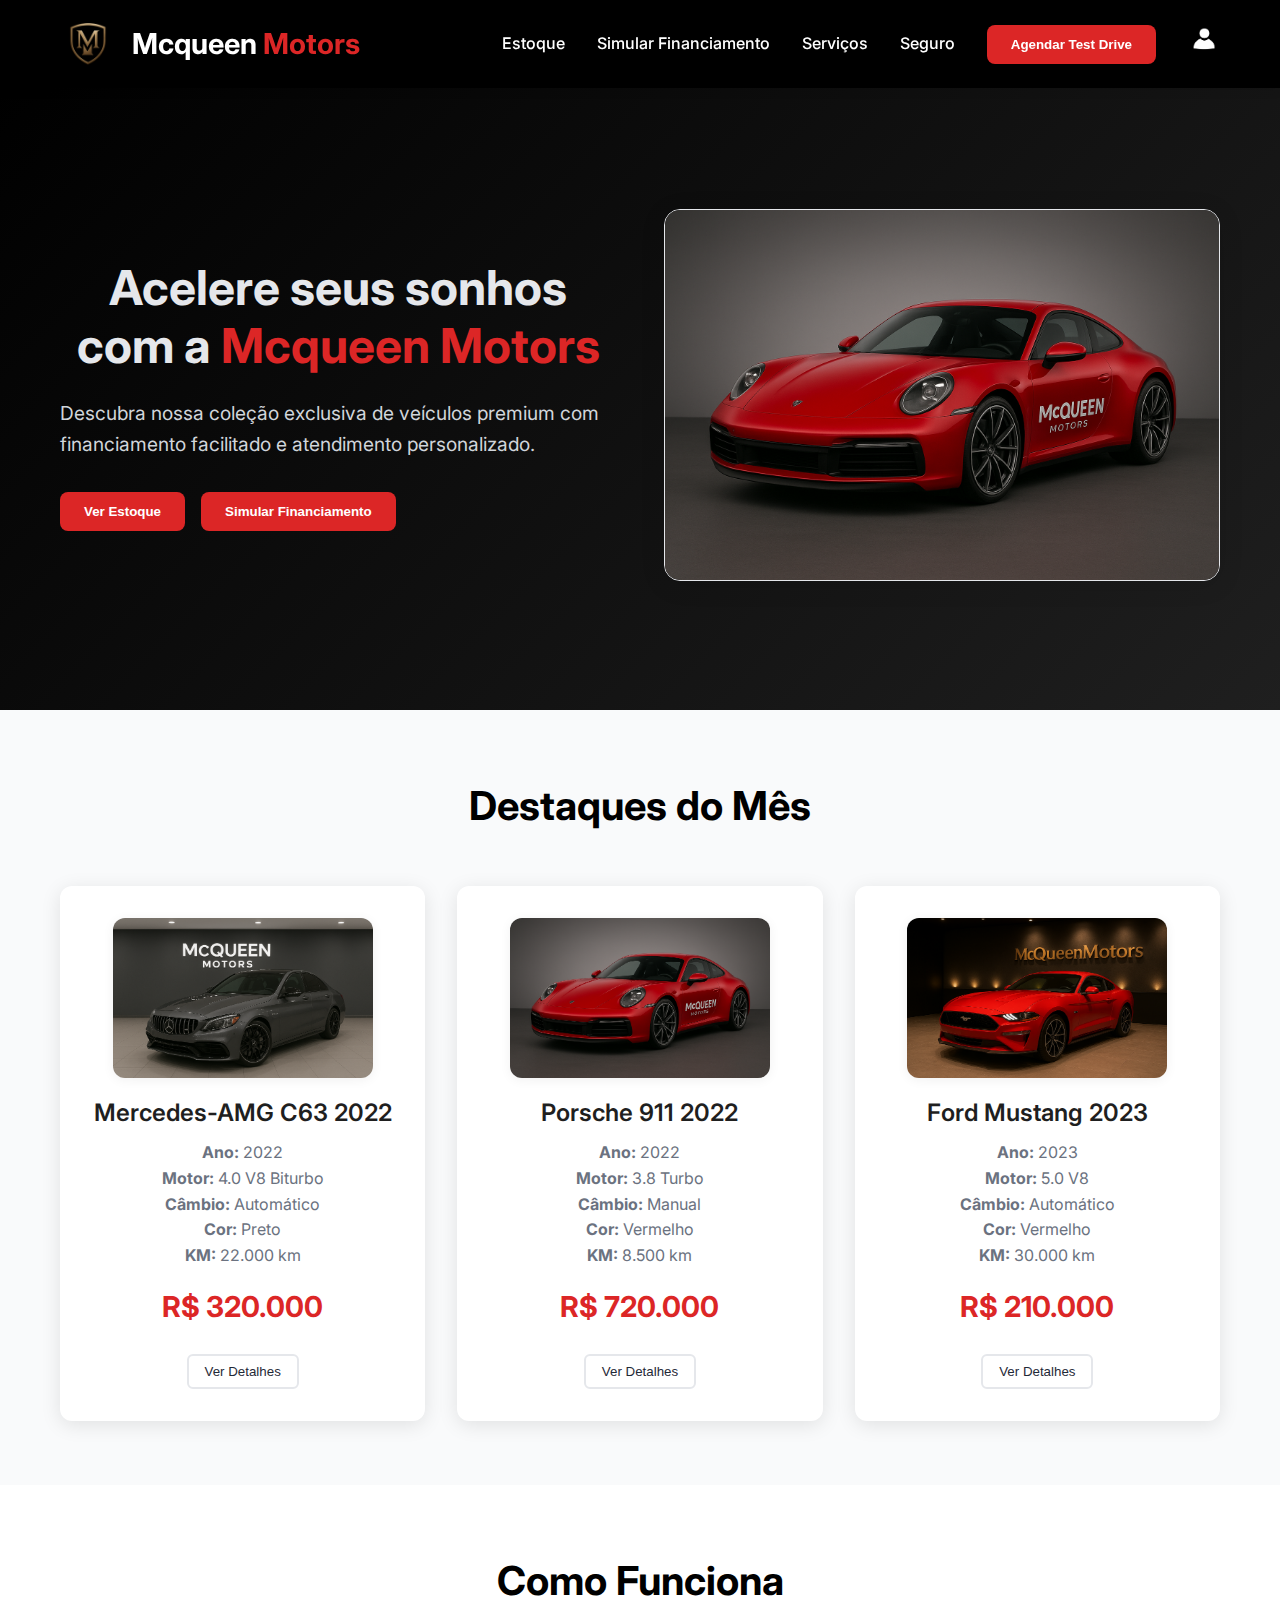
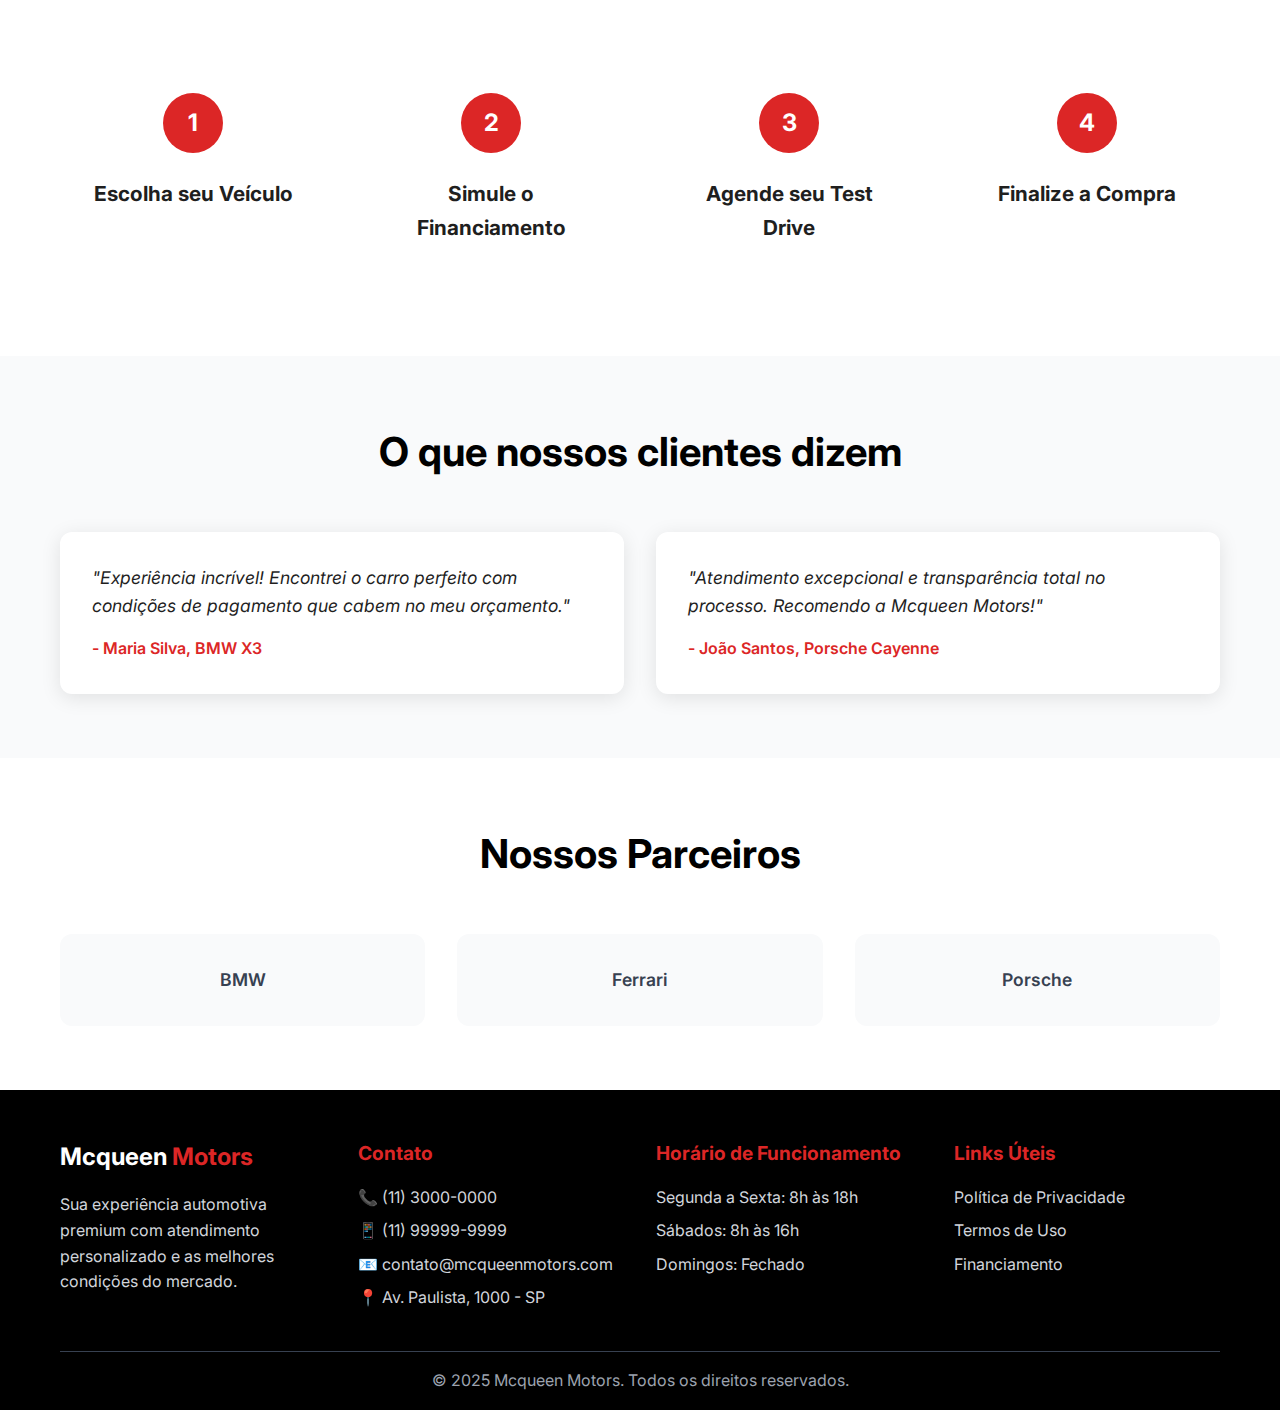
<file: home/index.html>
<!DOCTYPE html>
<html lang="pt-BR">
<head>
    <meta charset="UTF-8">
    <meta name="viewport" content="width=device-width, initial-scale=1.0">
    <title>Mcqueen Motors - Sua Nova Experiência Automotiva</title>
    <link rel="stylesheet" href="style.css">
    <link href="https://fonts.googleapis.com/css2?family=Inter:wght@300;400;500;600;700&display=swap" rel="stylesheet">
    <link rel="icon" href="../imagens/logo.png" sizes="32x32">
</head>

<body>

    <header class="header">
        <div class="container">
            <div class="nav-brand">
                <a href="index.html" class="nav-brand-link">
                    <img src="../imagens/logo.png" alt="Logo" class="header-top-logo">
                    <h1>Mcqueen <span class="highlight">Motors</span></h1>
                </a>
            </div>

            <nav class="nav">
                <ul class="nav-menu">
                    <li><a href="../outras-paginas/estoque.html" class="nav-link">Estoque</a></li>
                    <li><a href="../outras-paginas/financiamento.html" class="nav-link">Simular Financiamento</a></li>
                    <li><a href="../outras-paginas/serviços.html" class="nav-link">Serviços</a></li>
                    <li><a href="../outras-paginas/seguro.html" class="nav-link">Seguro</a></li>
                </ul>
                <a href="../outras-paginas/testdrive.html"><button class="cta-btn">Agendar Test Drive</button></a>

                <div class="login">
                    <div class="login-dropdown">
                        <span class="login-icon" tabindex="0">
                            <img src="../imagens/canvas.png" alt="usuario">
                        </span>
                        <div class="login-menu">
                            <a href="../outras-paginas/login.html" class="login-link">Entrar</a>
                            <a href="../outras-paginas/cadastro.html" class="cadastro-link">Cadastrar</a>
                        </div>
                    </div>
                </div>
            </nav>
        </div>
    </header>


    <main>

        <section id="home" class="hero">
            <div class="hero-content">
                <div class="hero-text">
                    <h2 class="merchan">Acelere seus sonhos com a <span class="highlight">Mcqueen Motors</span></h2>
                    <p>Descubra nossa coleção exclusiva de veículos premium com financiamento facilitado e atendimento personalizado.</p>
                    <div class="hero-buttons">
                        <a href="../outras-paginas/estoque.html">
                            <button class="btn-primary">Ver Estoque</button>
                        </a>
                        <a href="../outras-paginas/financiamento.html">
                            <button class="btn-secondary">Simular Financiamento</button>
                        </a>
                    </div>
                </div>
                <div class="hero-image">
                    <img src="../imagens/vermelho911.png" alt="carro esportivo" class="car-img">
                </div>
            </div>
        </section>


        <section class="destaques">
            <div class="container">
                <h2>Destaques do Mês</h2>
                <div class="destaques-grid">
                </div>
            </div>
        </section>


        <section class="como-funciona">
            <div class="container">
                <h2>Como Funciona</h2>
                <div class="steps">
                    <div class="step"><div class="step-number">1</div><h3>Escolha seu Veículo</h3></div>
                    <div class="step"><div class="step-number">2</div><h3>Simule o Financiamento</h3></div>
                    <div class="step"><div class="step-number">3</div><h3>Agende seu Test Drive</h3></div>
                    <div class="step"><div class="step-number">4</div><h3>Finalize a Compra</h3></div>
                </div>
            </div>
        </section>


        <section class="depoimentos">
            <div class="container">
                <h2>O que nossos clientes dizem</h2>
                <div class="depoimentos-grid">
                    <div class="depoimento">
                        <p>"Experiência incrível! Encontrei o carro perfeito com condições de pagamento que cabem no meu orçamento."</p>
                        <div class="cliente">- Maria Silva, BMW X3</div>
                    </div>
                    <div class="depoimento">
                        <p>"Atendimento excepcional e transparência total no processo. Recomendo a Mcqueen Motors!"</p>
                        <div class="cliente">- João Santos, Porsche Cayenne</div>
                    </div>
                </div>
            </div>
        </section>


        <section class="parcerias">
            <div class="container">
                <h2>Nossos Parceiros</h2>
                <div class="parceiros-grid">
                    <div class="parceiro">BMW</div>
                    <div class="parceiro">Ferrari</div>
                    <div class="parceiro">Porsche</div>
                </div>
            </div>
        </section>
    </main>


    <footer class="footer">
        <div class="container">
            <div class="footer-content">
                <div class="footer-section">
                    <h3>Mcqueen <span class="highlight">Motors</span></h3>
                    <p>Sua experiência automotiva premium com atendimento personalizado e as melhores condições do mercado.</p>
                </div>

                <div class="footer-section">
                    <h4>Contato</h4>
                    <p>📞 (11) 3000-0000</p>
                    <p>📱 (11) 99999-9999</p>
                    <p>📧 contato@mcqueenmotors.com</p>
                    <p>📍 Av. Paulista, 1000 - SP</p>
                </div>

                <div class="footer-section">
                    <h4>Horário de Funcionamento</h4>
                    <p>Segunda a Sexta: 8h às 18h</p>
                    <p>Sábados: 8h às 16h</p>
                    <p>Domingos: Fechado</p>
                </div>

                <div class="footer-section">
                    <h4>Links Úteis</h4>
                    <ul>
                        <li><a href="#">Política de Privacidade</a></li>
                        <li><a href="#">Termos de Uso</a></li>
                        <li><a href="../outras-paginas/financiamento.html">Financiamento</a></li>
                    </ul>
                </div>
            </div>

            <div class="footer-bottom">
                <p>&copy; 2025 Mcqueen Motors. Todos os direitos reservados.</p>
            </div>
        </div>
    </footer>

    <script src="../js/home.js"></script>

</body>
</html>
</file>
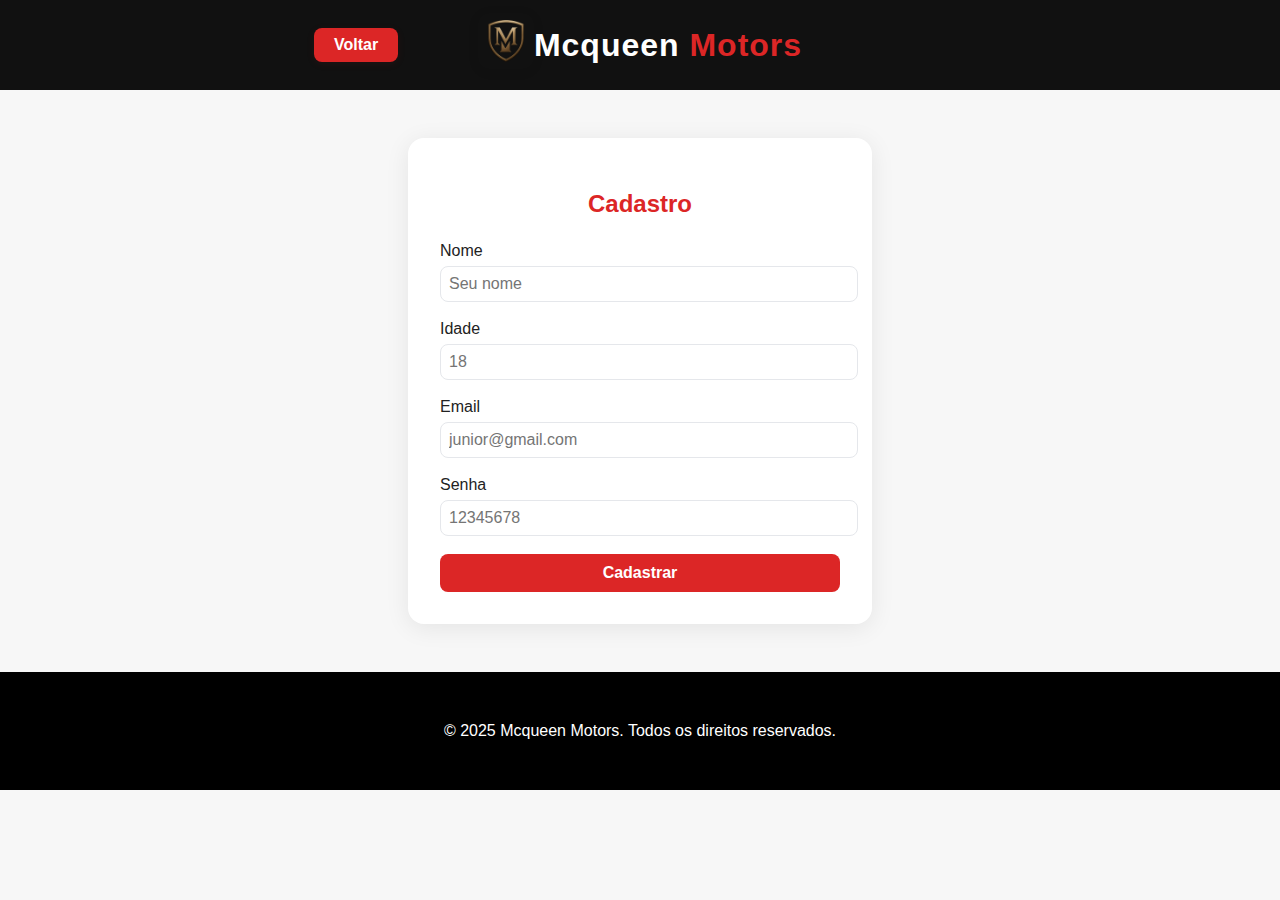
<file: outras-paginas/cadastro.html>
<!DOCTYPE html>
<html lang="pt-BR">
<head>
    <meta charset="UTF-8">
    <meta name="viewport" content="width=device-width, initial-scale=1.0">
    <title>Cadastro - Mcqueen Motors</title>
    <link rel="stylesheet" href="cadastro.css">
    <link rel="icon" href="../imagens/logo.png" sizes="32x32">
</head>
<body>
    <header class="header">
        <div class="header-flex">
            <button class="back-btn" onclick="window.location.href='../home/index.html'">Voltar</button>
            <div class="nav-brand">
                <img src="/imagens/logo.png" alt="Logo" class="header-top-logo">
                <h1>Mcqueen <span class="highlight">Motors</span></h1>
            </div>
        </div>
    </header>

    <main>
        <section class="login-section">
            <h2>Cadastro</h2>
            <form class="login-form">
                <label for="nome">Nome</label>
                <input type="text" id="nome" name="nome" placeholder="Seu nome" required>
                <label for="idade">Idade</label>
                <input type="number" id="idade" name="idade" placeholder="18" min="0" required>
                <label for="email">Email</label>
                <input type="email" id="email" name="email" placeholder="junior@gmail.com" required>
                <label for="senha">Senha</label>
                <input type="password" id="senha" name="senha" placeholder="12345678" required>
                <button type="submit" class="btn-primary">Cadastrar</button>
            </form>
        </section>
    </main>

    <footer class="footer">
        <div class="footer-container">
            &copy; 2025 Mcqueen Motors. Todos os direitos reservados.
        </div>
    </footer>
</body>
</html>
</file>
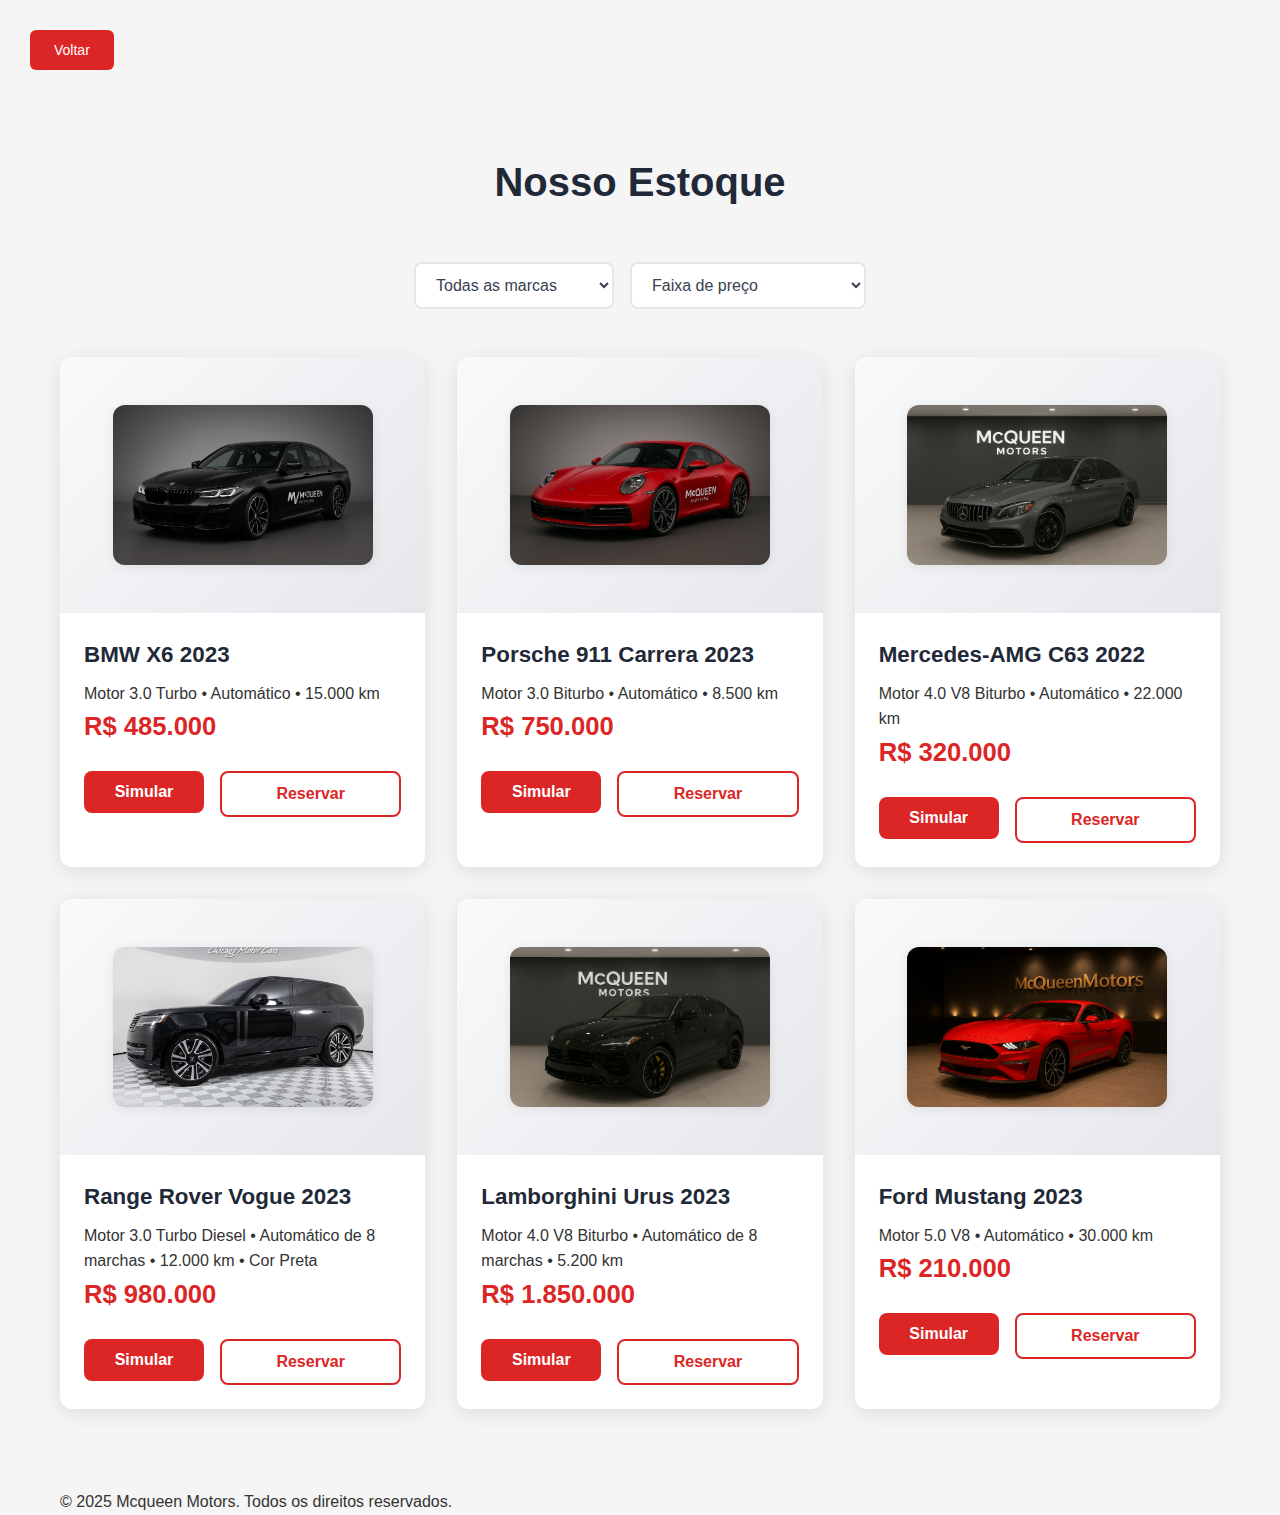
<file: outras-paginas/estoque.html>
<!DOCTYPE html>
<html lang="pt-BR">
<head>
    <meta charset="UTF-8">
    <meta name="viewport" content="width=device-width, initial-scale=1.0">
    <title>Estoque - Mcqueen Motors</title>
    <link rel="stylesheet" href="../outras-paginas/estoque.css">
    <link rel="icon" href="../imagens/logo.png" sizes="32x32">
</head>
<body>
    <header>
        <div class="container">
            <button class="btn-back" onclick="history.back()">Voltar</button>
        </div>
    </header>
    <main>
        <section id="estoque" class="estoque">
            <div class="container">
                <h2>Nosso Estoque</h2>

                <div class="filtros">
                    <select class="filter-select" id="filtro-marca">
                        <option value="">Todas as marcas</option>
                        <option value="bmw">BMW</option>
                        <option value="porsche">Porsche</option>
                        <option value="mercedes">Mercedes-Benz</option>
                        <option value="audi">Audi</option>
                        <option value="toyota">Toyota</option>
                        <option value="ford">Ford</option>
                    </select>

                    <select class="filter-select" id="filtro-preco">
                        <option value="">Faixa de preço</option>
                        <option value="0-200000">Até R$ 200.000</option>
                        <option value="200000-500000">R$ 200.000 - R$ 500.000</option>
                        <option value="500000+">Acima de R$ 500.000</option>
                    </select>
                </div>

                <div class="veiculos-grid" id="veiculos-grid">
                    
                </div>
            </div>
        </section>

        <section id="veiculo-detalhes" class="veiculo-detalhes hidden">
            <div class="container">
                <button class="btn-back" onclick="voltarAoEstoque()">← Voltar ao Estoque</button>
                <div class="veiculo-content">
                    <div class="galeria">
                        <div class="main-image" id="main-image"></div>
                    </div>
                    <div class="veiculo-info">
                        <h2 id="veiculo-titulo">Modelo</h2>
                        <p id="veiculo-descricao">Detalhes técnicos aparecerão aqui...</p>
                        <div class="preco-veiculo" id="veiculo-preco">R$ 0,00</div>
                        <button class="btn-primary" onclick="showSimulador()">Simular Financiamento</button>
                    </div>
                </div>
            </div>
        </section>
    </main>

    <footer class="footer">
        <div class="container">
            <p>&copy; 2025 Mcqueen Motors. Todos os direitos reservados.</p>
        </div>
    </footer>

<script src="../js/estoque.js"></script>

</body>
</html>
</file>
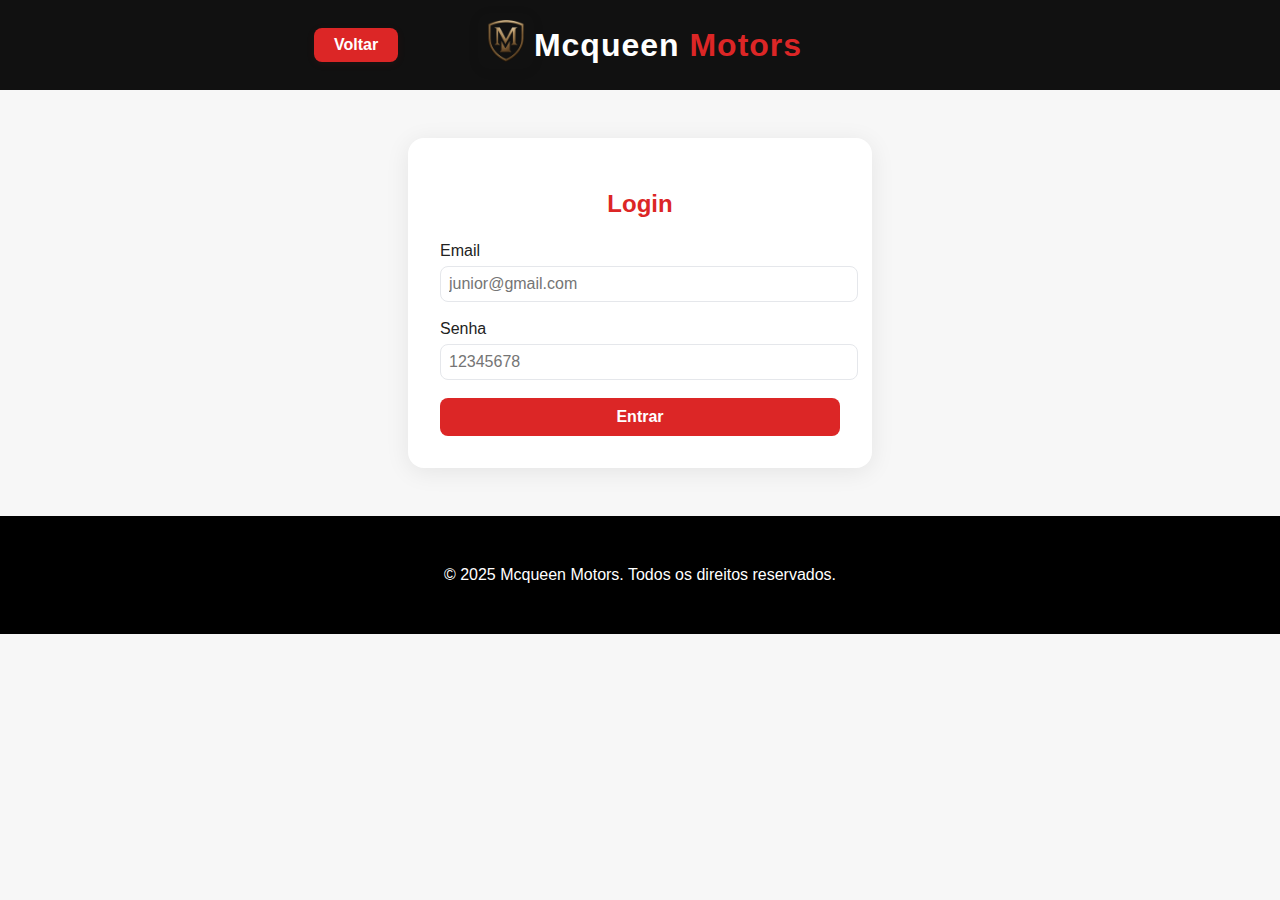
<file: outras-paginas/login.html>
<!DOCTYPE html>
<html lang="pt-BR">
<head>
    <meta charset="UTF-8">
    <meta name="viewport" content="width=device-width, initial-scale=1.0">
    <title>Login - Mcqueen Motors</title>
    <link rel="stylesheet" href="login.css">
</head>
<body>
    <header class="header">
        <div class="header-flex">
            <button class="back-btn" onclick="window.location.href='../home/index.html'">Voltar</button>
            <div class="nav-brand">
                <img src="/imagens/logo.png" alt="Logo" class="header-top-logo">
                <h1>Mcqueen <span class="highlight">Motors</span></h1>
            </div>
        </div>
    </header>

    <main>
        <section class="login-section">
            <h2>Login</h2>
            <form class="login-form">
                <label for="email">Email</label>
                <input type="email" id="email" name="email" placeholder="junior@gmail.com" required>
                <label for="senha">Senha</label>
                <input type="password" id="senha" name="senha" placeholder="12345678" required>
                <button type="submit" class="btn-primary">Entrar</button>
            </form>
        </section>
    </main>

    <footer class="footer">
        <div class="footer-container">
            &copy; 2025 Mcqueen Motors. Todos os direitos reservados.
        </div>
    </footer>
</body>
</html>
</file>
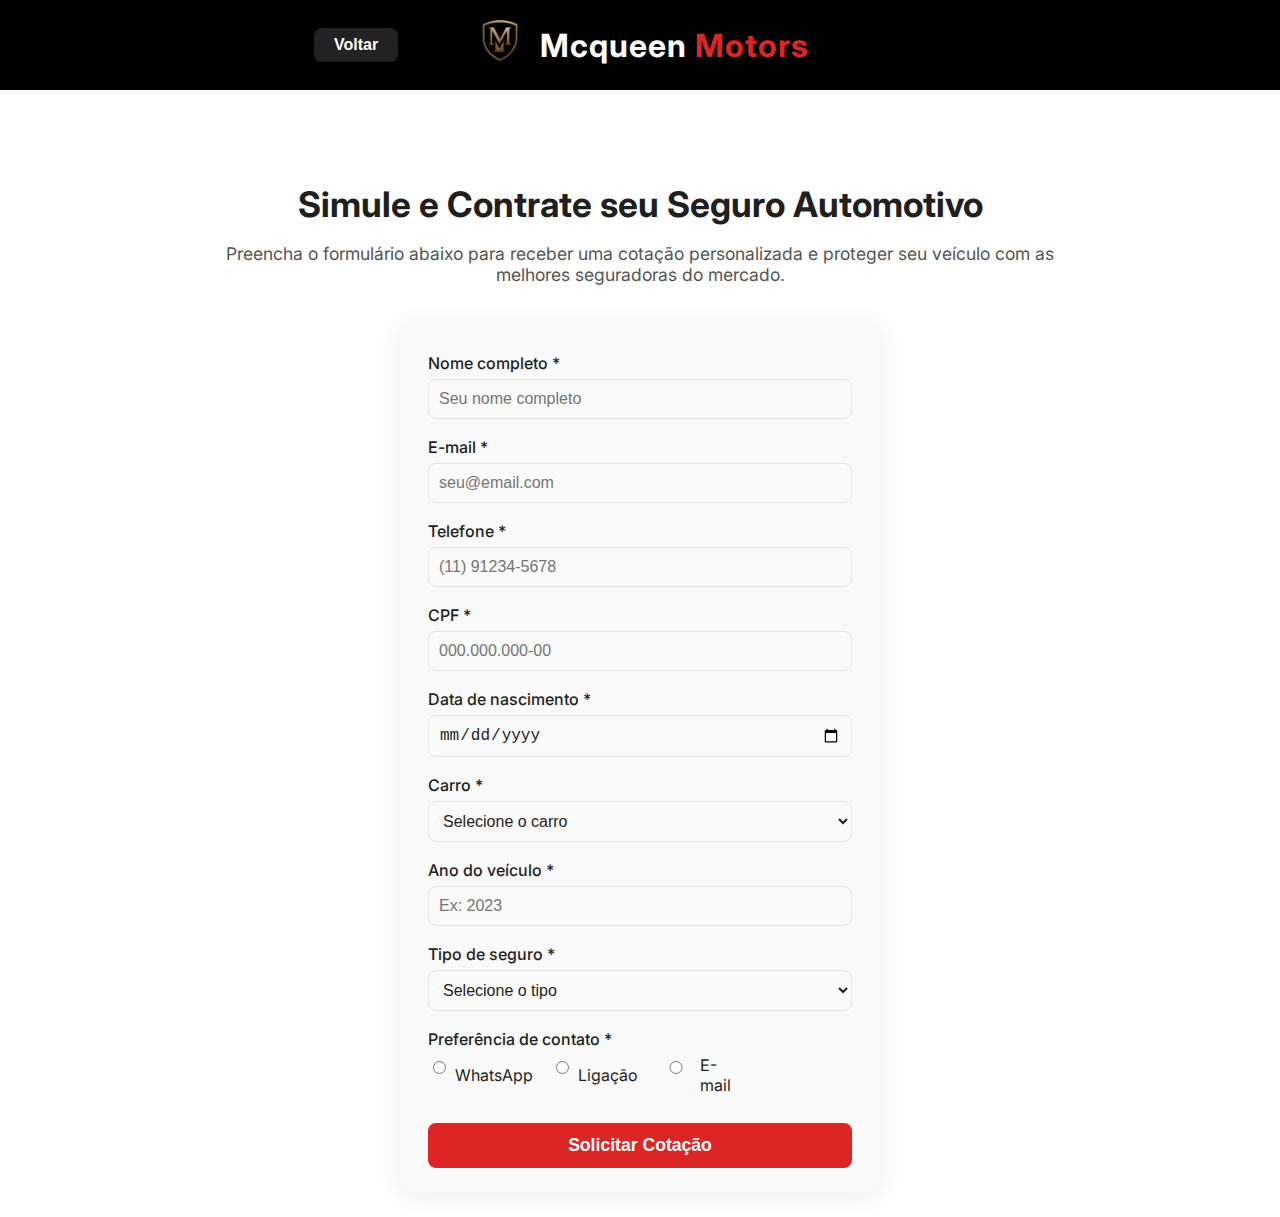
<file: outras-paginas/seguro.html>
<!DOCTYPE html>
<html lang="pt-BR">
<head>
    <meta charset="UTF-8">
    <meta name="viewport" content="width=device-width, initial-scale=1.0">
    <title>Simule e Contrate seu Seguro Automotivo | Mcqueen Motors</title>
    <link rel="icon" href="../imagens/logo.png" sizes="32x32">
    <link href="https://fonts.googleapis.com/css2?family=Inter:wght@400;600;700&display=swap" rel="stylesheet">
    <link rel="stylesheet" href="../outras-paginas/seguro.css">
</head>
<body>

    <header class="header">
        <div class="header-flex">
            <button class="back-btn" onclick="window.location.href='../home/index.html'">Voltar</button>
            <div class="nav-brand">
                <img src="../imagens/logo.png" alt="Logo" class="header-top-logo">
                <h1>Mcqueen <span class="highlight">Motors</span></h1>
            </div>
        </div>
    </header>

    <main>

        <h2 class="page-title">Simule e Contrate seu Seguro Automotivo</h2>
        <p class="page-desc">Preencha o formulário abaixo para receber uma cotação personalizada e proteger seu veículo com as melhores seguradoras do mercado.</p>


        </div>


        <div class="success-message" id="success-message">
            Solicitação enviada com sucesso! Em breve nossa equipe entrará em contato com sua cotação.
        </div>


        <section class="form-section">
            <form id="seguro-form" autocomplete="off" novalidate>
                <label for="nome">Nome completo *</label>
                <input type="text" id="nome" name="nome" required placeholder="Seu nome completo">

                <label for="email">E-mail *</label>
                <input type="email" id="email" name="email" required placeholder="seu@email.com">

                <label for="telefone">Telefone *</label>
                <input type="tel" id="telefone" name="telefone" required placeholder="(11) 91234-5678" maxlength="15">

                <label for="cpf">CPF *</label>
                <input type="text" id="cpf" name="cpf" required placeholder="000.000.000-00" maxlength="14">

                <label for="nascimento">Data de nascimento *</label>
                <input type="date" id="nascimento" name="nascimento" required max="">

                <label for="carro">Carro *</label>
                <select id="carro" name="carro" required>
                    <option value="">Selecione o carro</option>

                </select>

                <label for="ano-veiculo">Ano do veículo *</label>
                <input type="number" id="ano-veiculo" name="ano-veiculo" required min="1980" max="2099" placeholder="Ex: 2023">

                <label for="tipo-seguro">Tipo de seguro *</label>
                <select id="tipo-seguro" name="tipo-seguro" required>
                    <option value="">Selecione o tipo</option>
                    <option value="Básico">Básico</option>
                    <option value="Completo">Completo</option>
                    <option value="Contra Terceiros">Contra Terceiros</option>
                    <option value="Premium">Premium</option>
                </select>

                <label>Preferência de contato *</label>
                <div class="contact-pref">
                    <label><input type="radio" name="contato" value="WhatsApp" required> WhatsApp</label>
                    <label><input type="radio" name="contato" value="Ligação"> Ligação</label>
                    <label><input type="radio" name="contato" value="E-mail"> E-mail</label>
                </div>

                <button type="submit" class="btn-primary">Solicitar Cotação</button>
            </form>
        </section>
    </main>
</body>
</html>
</file>
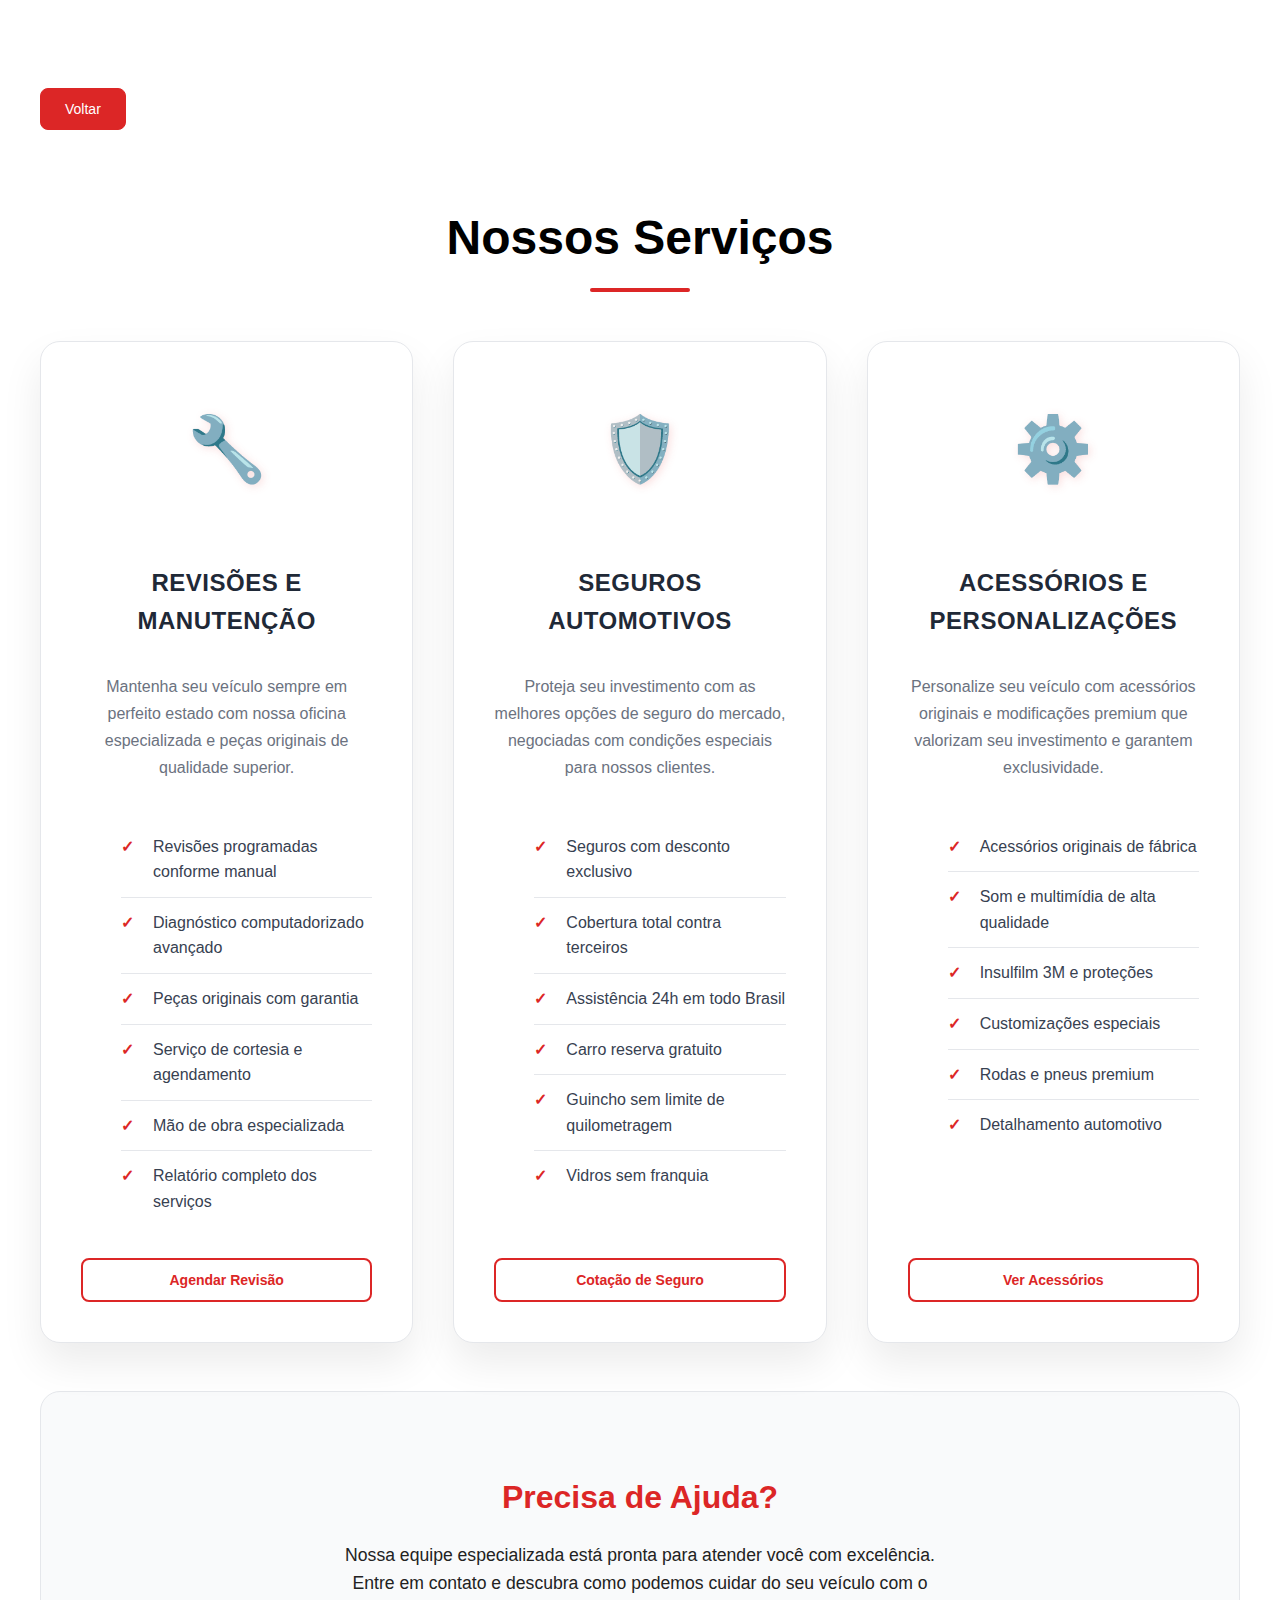
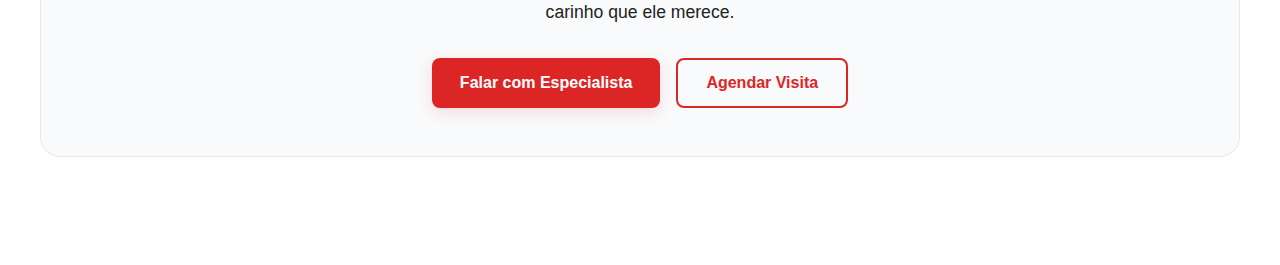
<file: outras-paginas/serviços.html>
<!DOCTYPE html>
<html lang="pt-BR">
<head>
    <meta charset="UTF-8">
    <meta name="viewport" content="width=device-width, initial-scale=1.0">
    <title>Serviços - Mcqueen Motors</title>
    <link rel="stylesheet" href="../outras-paginas/serviços.css">
    <link rel="icon" href="../imagens/logo.png" sizes="32x32">  
</head>
<body>

    <section id="servicos" class="servicos">
        <div class="container">
            <a href="../home/index.html">
            <button class="btn-back">
                Voltar
            </button>
            </a>
            <h2>Nossos Serviços</h2>


            <div class="servicos-grid">

                <div class="servico-card">
                    <div class="servico-icon">🔧</div>
                    <h3>Revisões e Manutenção</h3>
                    <p>Mantenha seu veículo sempre em perfeito estado com nossa oficina especializada e peças originais de qualidade superior.</p>
                    <ul>
                        <li>Revisões programadas conforme manual</li>
                        <li>Diagnóstico computadorizado avançado</li>
                        <li>Peças originais com garantia</li>
                        <li>Serviço de cortesia e agendamento</li>
                        <li>Mão de obra especializada</li>
                        <li>Relatório completo dos serviços</li>
                    </ul>
                    <button class="btn-outline" onclick="showAgendamento('revisao')">Agendar Revisão</button>
                </div>


                <div class="servico-card">
                    <div class="servico-icon">🛡️</div>
                    <h3>Seguros Automotivos</h3>
                    <p>Proteja seu investimento com as melhores opções de seguro do mercado, negociadas com condições especiais para nossos clientes.</p>
                    <ul>
                        <li>Seguros com desconto exclusivo</li>
                        <li>Cobertura total contra terceiros</li>
                        <li>Assistência 24h em todo Brasil</li>
                        <li>Carro reserva gratuito</li>
                        <li>Guincho sem limite de quilometragem</li>
                        <li>Vidros sem franquia</li>
                    </ul>
                    <button class="btn-outline" onclick="showCotacao('seguro')">Cotação de Seguro</button>
                </div>


                <div class="servico-card">
                    <div class="servico-icon">⚙️</div>
                    <h3>Acessórios e Personalizações</h3>
                    <p>Personalize seu veículo com acessórios originais e modificações premium que valorizam seu investimento e garantem exclusividade.</p>
                    <ul>
                        <li>Acessórios originais de fábrica</li>
                        <li>Som e multimídia de alta qualidade</li>
                        <li>Insulfilm 3M e proteções</li>
                        <li>Customizações especiais</li>
                        <li>Rodas e pneus premium</li>
                        <li>Detalhamento automotivo</li>
                    </ul>
                    <button class="btn-outline" onclick="showAcessorios()">Ver Acessórios</button>
                </div>
            </div>


            <div class="servicos-cta">
                <h3>Precisa de Ajuda?</h3>
                <p>Nossa equipe especializada está pronta para atender você com excelência. Entre em contato e descubra como podemos cuidar do seu veículo com o carinho que ele merece.</p>
                <div class="cta-buttons">
                    <button class="btn-primary" onclick="showContato()">
                        Falar com Especialista
                    </button>
                    <button class="btn-secondary" onclick="showAgendamento('geral')">
                        Agendar Visita
                    </button>
                </div>
            </div>
        </div>
    </section>

</body>
</html>
</file>
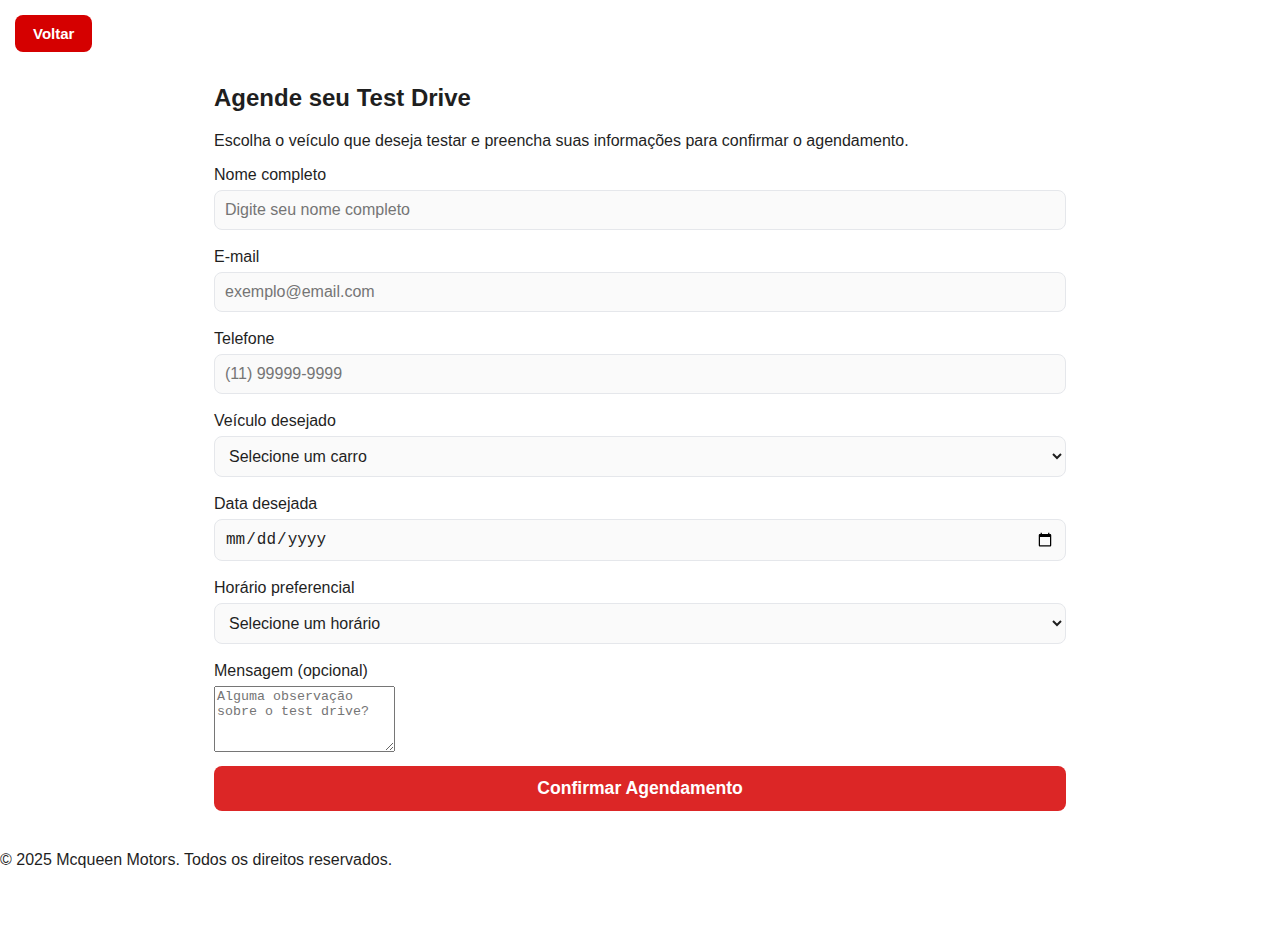
<file: outras-paginas/testdrive.html>
<!DOCTYPE html>
<html lang="pt-BR">
<head>
    <meta charset="UTF-8">
    <meta name="viewport" content="width=device-width, initial-scale=1.0">
    <title>Agendar Test Drive - Mcqueen Motors</title>
    <link rel="stylesheet" href="../outras-paginas/testdrive.css">
    <link rel="icon" href="../imagens/logo.png" sizes="32x32">
</head>

<body>

    <button class="btn-voltar" onclick="history.back()">Voltar</button>

    <main>
        <section class="testdrive">
            <div class="container">
                <h2>Agende seu Test Drive</h2>
                <p>Escolha o veículo que deseja testar e preencha suas informações para confirmar o agendamento.</p>

                <form id="form-testdrive" class="form-testdrive">
                    <div class="form-grid">
                        <div class="form-group">
                            <label for="nome">Nome completo</label>
                            <input type="text" id="nome" name="nome" placeholder="Digite seu nome completo" required>
                        </div>

                        <div class="form-group">
                            <label for="email">E-mail</label>
                            <input type="email" id="email" name="email" placeholder="exemplo@email.com" required>
                        </div>

                        <div class="form-group">
                            <label for="telefone">Telefone</label>
                            <input type="tel" id="telefone" name="telefone" placeholder="(11) 99999-9999" required>
                        </div>

                        <div class="form-group">
                            <label for="carro">Veículo desejado</label>
                            <select id="carro" name="carro" required>
                                <option value="">Selecione um carro</option>
                                <option value="BMW X6 2023">BMW X6 2023</option>
                                <option value="Porsche 911 2023">Porsche 911 2023</option>
                                <option value="Range Rover 2023">Range Rover 2023</option>
                                <option value="Mercedes-AMG C63">Mercedes-AMG C63</option>
                            </select>
                        </div>

                        <div class="form-group">
                            <label for="data">Data desejada</label>
                            <input type="date" id="data" name="data" required>
                        </div>

                        <div class="form-group">
                            <label for="horario">Horário preferencial</label>
                            <select id="horario" name="horario" required>
                                <option value="">Selecione um horário</option>
                                <option value="09:00">09:00</option>
                                <option value="10:00">10:00</option>
                                <option value="11:00">11:00</option>
                                <option value="13:00">13:00</option>
                                <option value="14:00">14:00</option>
                                <option value="15:00">15:00</option>
                                <option value="16:00">16:00</option>
                            </select>
                        </div>
                    </div>

                    <div class="form-group full-width">
                        <label for="mensagem">Mensagem (opcional)</label>
                        <textarea id="mensagem" name="mensagem" rows="4" placeholder="Alguma observação sobre o test drive?"></textarea>
                    </div>

                    <button type="submit" class="btn-primary">Confirmar Agendamento</button>
                </form>

                <div id="mensagem-sucesso" class="mensagem-sucesso">
                    <h3>✅ Test Drive Agendado com Sucesso!</h3>
                    <p>Entraremos em contato para confirmar seu horário.</p>
                    <button class="btn-secondary" onclick="history.back()">Voltar</button>
                </div>
            </div>
        </section>
    </main>

    <footer class="footer">
        <div class="container">
            <p>&copy; 2025 Mcqueen Motors. Todos os direitos reservados.</p>
        </div>
    </footer>
</body>
</html>
</file>
<file: home/style.css>
* {
            margin: 0;
            padding: 0;
            box-sizing: border-box;
        }

        body {
            font-family: 'Inter', -apple-system, BlinkMacSystemFont, 'Segoe UI', sans-serif;
            line-height: 1.6;
            color: #1f1f1f;
            background-color: #ffffff;
        }

        .container {
            max-width: 1200px;
            margin: 0 auto;
            padding: 0 20px;
        }

        .hidden {
            display: none !important;
        }


        .header {
            background: #000000;
            color: white;
            padding: 1rem 0;
            position: fixed;
            top: 0;
            width: 100%;
            z-index: 1000;
            box-shadow: 0 2px 10px rgba(0,0,0,0.1);
        }

        .header .container {
            display: flex;
            justify-content: space-between;
            align-items: center;
        }



        .nav-brand-link {
            display: flex;
            align-items: center;
            gap: 16px;
            text-decoration: none;
        }

        .nav-brand-link h1 {
            color: #fff;
            margin: 0;
        }

        .nav-brand h1 {
            font-size: 1.8rem;
            font-weight: 700;
        }

        .highlight {
            color: #dc2626;
        }

        .nav {
            display: flex;
            align-items: center;
            gap: 2rem;
        }

        .nav-menu {
            display: flex;
            list-style: none;
            gap: 2rem;
            margin: 0;
        }

        .nav-link {
            color: white;
            text-decoration: none;
            font-weight: 500;
            transition: color 0.3s ease;
        }

        .nav-link:hover {
            color: #dc2626;
        }

        .nav-brand {
            display: flex;
            align-items: center;
            gap: 16px;
        }

        .nav-brand img {
            width: 56px;
            height: 56px;
            margin-right: 0;
            object-fit: contain;
            border-radius: 12px;
            background: transparent;
            box-shadow: 0 2px 12px rgba(0,0,0,0.08);
            display: block;
        }

        .cta-btn, .btn-primary {
            background: #dc2626;
            color: white;
            border: none;
            padding: 0.75rem 1.5rem;
            border-radius: 8px;
            font-weight: 600;
            cursor: pointer;
            transition: all 0.3s ease;
            text-decoration: none;
            display: inline-block;
        }

        .cta-btn:hover, .btn-primary:hover {
            background: #b91c1c;
            transform: translateY(-2px);
            box-shadow: 0 4px 15px rgba(220, 38, 38, 0.3);
        }


        .login-dropdown {
            position: relative;
            display: inline-block;
        }

        .login-icon {
            font-size: 2rem;
            cursor: pointer;
            padding: 0.5rem 1rem;
            border-radius: 50%;
            background: #fff;
            color: #dc2626;
            border: 2px solid #dc2626;
            transition: background 0.3s, color 0.3s;
        }

        .login-icon:hover,
        .login-icon:focus {
            background: #dc2626;
            color: #fff;
        }

        .login-menu {
            display: none;
            position: absolute;
            top: 110%;
            left: 50%;
            transform: translateX(-50%);
            background: #fff;
            border: 1px solid #e5e7eb;
            border-radius: 10px;
            box-shadow: 0 4px 15px rgba(220,38,38,0.10);
            min-width: 140px;
            z-index: 100;
            padding: 0.5rem 0;
            text-align: center;
        }

        .login-dropdown:hover .login-menu,
        .login-dropdown:focus-within .login-menu {
            display: block;
        }

        .login-link,
        .cadastro-link {
            display: block;
            padding: 0.75rem 1rem;
            color: #dc2626;
            text-decoration: none;
            font-weight: 600;
            border-bottom: 1px solid #f3f4f6;
            transition:  0.2s, color 0.2s;
        }
            .login-icon img {
            background-color: #fff;
            width: 32px;
            height: 32px;
            background: transparent;
            border: none;
            display: block;
            object-fit: contain;
            box-shadow: none;
            padding: 0;
            margin: 0;
        }

            .login-icon {
            background: transparent;
            border: none;
            padding: 0;
        }

        .login-link:last-child,
        .cadastro-link:last-child {
            border-bottom: none;
        }

        .login-link:hover {
            background: #dc2626;
            color: #fff;
        }

        .cadastro-link:hover {
            background: #dc2626;
            color: #f3f4f6;
            text-decoration: none;
        }




        .btn-secondary {
            background: #dc2626;
            color: white;
            border: none;
            padding: 0.75rem 1.5rem;
            border-radius: 8px;
            font-weight: 600;
            cursor: pointer;
            transition: all 0.3s ease;
            text-decoration: none;
            display: inline-block;
        }

        .btn-secondary:hover {
            background: #b91c1c;
            transform: translateY(-2px);
            box-shadow: 0 4px 15px rgba(220, 38, 38, 0.3);
        }

        .btn-outline {
            background: transparent;
            color: #1f2937;
            border: 2px solid #e5e7eb;
            padding: 0.5rem 1rem;
            border-radius: 6px;
            font-weight: 500;
            cursor: pointer;
            transition: all 0.3s ease;
        }

        .btn-outline:hover {
            border-color: #dc2626;
            color: #dc2626;
        }

        .btn-back {
            background: #f3f4f6;
            color: #374151;
            border: none;
            padding: 0.5rem 1rem;
            border-radius: 6px;
            cursor: pointer;
            margin-bottom: 2rem;
            transition: background 0.3s ease;
        }

        .btn-back:hover {
            background: #e5e7eb;
        }

        .hamburger {
            display: none;
            flex-direction: column;
            gap: 4px;
            cursor: pointer;
        }

        .hamburger span {
            width: 25px;
            height: 3px;
            background: white;
            transition: 0.3s;
        }


        main {
            margin-top: 80px;
        }


        .hero {
            background: linear-gradient(135deg, #000000 0%, #1f1f1f 100%);
            color: white;
            padding: 5rem 0;
            min-height: 70vh;
            display: flex;
            align-items: center;
        }

        .car-img {
            max-width: 100%;
            height: auto;
            border-radius: 16px;
            box-shadow: 0 4px 24px rgba(0,0,0,0.12);
            display: block;
            margin: 0 auto;
            background: #fff;
            border: 1px solid #e5e7eb;
        }

        .hero-content {
            display: grid;
            grid-template-columns: 1fr 1fr;
            gap: 3rem;
            align-items: center;
            max-width: 1200px;
            margin: 0 auto;
            padding: 0 20px;
        }

        .hero-text h2 {
            font-size: 3rem;
            font-weight: 700;
            margin-bottom: 1.5rem;
            line-height: 1.2;
        }

        .hero-text p {
            font-size: 1.2rem;
            margin-bottom: 2rem;
            color: #d1d5db;
        }

        .hero-buttons {
            display: flex;
            gap: 1rem;
        }

        .hero-image {
            text-align: center;
        }

        .car-placeholder {
            font-size: 8rem;
            opacity: 0.8;
        }


        section {
            padding: 4rem 0;
        }


        .merchan {
            color: #e5e7eb;
        }



        section h2 {
            font-size: 2.5rem;
            font-weight: 700;
            text-align: center;
            margin-bottom: 3rem;
            color: #000000;
        }


        .destaques {
            background: #f9fafb;
        }

        .destaque-img, .destaque-card img {
            width: 100%;
            max-width: 260px;
            height: 160px;
            object-fit: cover;
            border-radius: 12px;
            background: #f3f3f3;
            display: block;
            margin: 0 auto 16px auto;
            box-shadow: 0 2px 12px rgba(0,0,0,0.06);
        }

        .destaques-grid {
            display: grid;
            grid-template-columns: repeat(auto-fit, minmax(300px, 1fr));
            gap: 2rem;
        }

        .destaque-card {
            background: white;
            padding: 2rem;
            border-radius: 12px;
            box-shadow: 0 4px 20px rgba(0,0,0,0.1);
            transition: transform 0.3s ease, box-shadow 0.3s ease;
            text-align: center;
        }

        .destaque-card:hover {
            transform: translateY(-5px);
            box-shadow: 0 8px 30px rgba(0,0,0,0.15);
        }

        .car-image {
            font-size: 4rem;
            margin-bottom: 1rem;
        }

        .destaque-card h3 {
            font-size: 1.5rem;
            font-weight: 600;
            margin-bottom: 0.5rem;
        }

        .car-details {
            color: #6b7280;
            margin-bottom: 1rem;
        }

        .price {
            font-size: 1.8rem;
            font-weight: 700;
            color: #dc2626;
            margin-bottom: 1.5rem;
        }


        .steps {
            display: grid;
            grid-template-columns: repeat(auto-fit, minmax(250px, 1fr));
            gap: 2rem;
        }

        .step {
            text-align: center;
            padding: 2rem;
        }

        .step-number {
            width: 60px;
            height: 60px;
            background: #dc2626;
            color: white;
            border-radius: 50%;
            display: flex;
            align-items: center;
            justify-content: center;
            font-size: 1.5rem;
            font-weight: 700;
            margin: 0 auto 1.5rem;
        }

        .step h3 {
            font-size: 1.3rem;
            margin-bottom: 1rem;
        }


        .depoimentos {
            background: #f9fafb;
        }

        .depoimentos-grid {
            display: grid;
            grid-template-columns: repeat(auto-fit, minmax(300px, 1fr));
            gap: 2rem;
        }

        .depoimento {
            background: white;
            padding: 2rem;
            border-radius: 12px;
            box-shadow: 0 4px 20px rgba(0,0,0,0.1);
            position: relative;
        }

        .depoimento p {
            font-style: italic;
            margin-bottom: 1rem;
            font-size: 1.1rem;
        }

        .cliente {
            font-weight: 600;
            color: #dc2626;
        }


        .parceiros-grid {
            display: grid;
            grid-template-columns: repeat(auto-fit, minmax(150px, 1fr));
            gap: 2rem;
            text-align: center;
        }

        .parceiro {
            padding: 2rem;
            background: #f9fafb;
            border-radius: 12px;
            font-size: 1.1rem;
            font-weight: 600;
            color: #374151;
            transition: transform 0.3s ease;
        }

        .parceiro:hover {
            transform: translateY(-3px);
            background: white;
            box-shadow: 0 4px 15px rgba(0,0,0,0.1);
        }

        .veiculo-content {
            display: grid;
            grid-template-columns: 1fr 1fr;
            gap: 3rem;
            margin-bottom: 3rem;
        }

        .galeria {
            display: flex;
            flex-direction: column;
            gap: 1rem;
        }

        .main-image {
            font-size: 12rem;
            text-align: center;
            background: #f9fafb;
            padding: 2rem;
            border-radius: 12px;
        }

        .thumbnail-gallery {
            display: flex;
            gap: 1rem;
            justify-content: center;
        }

        .thumbnail {
            font-size: 3rem;
            padding: 1rem;
            background: #f9fafb;
            border-radius: 8px;
            cursor: pointer;
            opacity: 0.7;
            transition: opacity 0.3s ease;
        }

        .thumbnail:hover, .thumbnail.active {
            opacity: 1;
        }

        .veiculo-info {
            padding: 2rem;
            background: #f9fafb;
            border-radius: 12px;
        }

        .especificacoes {
            margin: 2rem 0;
        }

        .spec {
            display: flex;
            justify-content: space-between;
            padding: 0.75rem 0;
            border-bottom: 1px solid #e5e7eb;
        }

        .spec:last-child {
            border-bottom: none;
        }

        .preco-veiculo {
            margin: 2rem 0;
            text-align: center;
        }

        .preco-label {
            display: block;
            color: #6b7280;
            margin-bottom: 0.5rem;
        }

        .preco-valor {
            font-size: 2.5rem;
            font-weight: 700;
            color: #dc2626;
        }

        .veiculo-actions {
            display: flex;
            gap: 1rem;
        }

        .footer {
            background: #000000;
            color: white;
            padding: 3rem 0 1rem;
        }

        .footer-content {
            display: grid;
            grid-template-columns: repeat(auto-fit, minmax(250px, 1fr));
            gap: 2rem;
            margin-bottom: 2rem;
        }

        .footer-section h3 {
            font-size: 1.5rem;
            margin-bottom: 1rem;
        }

        .footer-section h4 {
            font-size: 1.2rem;
            margin-bottom: 1rem;
            color: #dc2626;
        }

        .footer-section p {
            color: #d1d5db;
            margin-bottom: 0.5rem;
        }

        .footer-section ul {
            list-style: none;
        }

        .footer-section li {
            margin-bottom: 0.5rem;
        }

        .footer-section a {
            color: #d1d5db;
            text-decoration: none;
            transition: color 0.3s ease;
        }

        .footer-section a:hover {
            color: #dc2626;
        }

        .social-links {
            display: flex;
            gap: 1rem;
            margin-top: 1rem;
        }

        .social-links a {
            padding: 0.5rem;
            background: #1f2937;
            border-radius: 8px;
            transition:  0.3s ease;
        }

        .social-links a:hover {
            background: #dc2626;
        }

        .footer-bottom {
            border-top: 1px solid #374151;
            padding-top: 1rem;
            text-align: center;
            color: #9ca3af;
        }


        @media (max-width: 768px) {
            .nav-menu {
                position: fixed;
                top: 80px;
                left: -100%;
                width: 100%;
                height: calc(100vh - 80px);
                background: #000000;
                flex-direction: column;
                justify-content: flex-start;
                align-items: center;
                padding-top: 2rem;
                transition: left 0.3s ease;
            }

            .nav-open .nav-menu {
                left: 0;
            }

            .hamburger {
                display: flex;
            }

            .cta-btn {
                display: none;
            }

            .hero-content {
                grid-template-columns: 1fr;
                text-align: center;
            }

            .hero-text h2 {
                font-size: 2rem;
            }

            .hero-buttons {
                justify-content: center;
                flex-wrap: wrap;
            }

            .car-placeholder {
                font-size: 4rem;
            }

            section h2 {
                font-size: 2rem;
            }

            .veiculo-content,
            .simulador-content,
            .contato-content {
                grid-template-columns: 1fr;
            }

            .main-image {
                font-size: 8rem;
            }

            .preco-valor {
                font-size: 2rem;
            }

            .veiculo-actions,
            .hero-buttons,
            .form-actions {
                flex-direction: column;
            }

            .filtros {
                flex-direction: column;
                align-items: center;
            }

            .filter-select {
                width: 100%;
                max-width: 300px;
            }
        }

        @media (max-width: 480px) {
            .container {
                padding: 0 15px;
            }

            .hero {
                padding: 3rem 0;
            }

            .hero-text h2 {
                font-size: 1.5rem;
            }

            .hero-text p {
                font-size: 1rem;
            }

            section {
                padding: 2rem 0;
            }

            .destaque-card,
            .servico-card,
            .reserva-form,
            .contato-form,
            .simulador-form,
            .resultado-simulacao {
                padding: 1.5rem;
            }

            .steps {
                grid-template-columns: 1fr;
            }

            .destaques-grid,
            .depoimentos-grid,
            .servicos-grid {
                grid-template-columns: 1fr;
            }
        }
#detalhe-veiculo-modal {
    position: fixed;
    z-index: 9999;
    inset: 0;
    display: flex;
    align-items: center;
    justify-content: center;
}
.detalhe-modal-bg {
    position: absolute;
    inset: 0;
    background: rgba(0,0,0,0.45);
}
.detalhe-modal-card {
    position: relative;
    background: #fff;
    border-radius: 16px;
    box-shadow: 0 8px 32px rgba(0,0,0,0.18);
    padding: 32px 24px 24px 24px;
    max-width: 370px;
    width: 90vw;
    z-index: 2;
    animation: slideUp .3s;
}
.fechar-modal {
    position: absolute;
    top: 12px;
    right: 16px;
    background: none;
    border: none;
    font-size: 2rem;
    color: #dc2626;
    cursor: pointer;
    font-weight: bold;
    transition: color 0.2s;
}
.fechar-modal:hover {
    color: #b91c1c;
}
@keyframes slideUp {
    from { transform: translateY(40px); opacity: 0; }
    to { transform: translateY(0); opacity: 1; }
}

#detalhe-veiculo-modal img {
    width: 100%;
    max-width: 320px;
    height: 180px;
    object-fit: contain;  
    background: #f3f3f3;
    display: block;
    margin: 0 auto 18px auto;
    box-shadow: 0 2px 12px rgba(0,0,0,0.08);
}
</file>
<file: outras-paginas/cadastro.css>
body {
    background: #f7f7f7;
    font-family: 'Inter', Arial, sans-serif;
    margin: 0;
    color: #222;
}

.header {
    background: #111;
    color: #fff;
    padding: 0;
}

.header-flex {
    display: flex;
    align-items: center;
    justify-content: center;
    max-width: 700px;
    margin: 0 auto;
    min-height: 90px;
    position: relative;
}

.back-btn {
    position: absolute;
    left: 24px;
    top: 50%;
    transform: translateY(-50%);
    background: #dc2626;
    color: #fff;
    border: none;
    border-radius: 8px;
    padding: 8px 20px;
    font-size: 1rem;
    font-weight: 600;
    cursor: pointer;
    box-shadow: 0 2px 8px rgba(220,38,38,0.08);
    transition:  0.2s;
}

.back-btn:hover {
    background: #b91c1c;
}

.nav-brand {
    display: flex;
    flex-direction: row;
    align-items: center;
    justify-content: center;
    margin: 0 auto;
}

.header-top-logo {
    width: 56px;
    height: 56px;
    object-fit: contain;
    border-radius: 12px;
    background: transparent;
    box-shadow: 0 2px 12px rgba(0,0,0,0.08);
    margin-bottom: 8px;
}

.nav-brand h1 {
    color: #fff;
    margin: 0;
    font-size: 2rem;
    font-weight: 700;
    text-align: center;
    letter-spacing: 1px;
}

.highlight {
    color: #dc2626;
}

.login-section {
    max-width: 400px;
    margin: 48px auto;
    padding: 32px;
    background: #fff;
    border-radius: 16px;
    box-shadow: 0 4px 24px rgba(0,0,0,0.08);
}

.login-section h2 {
    text-align: center;
    margin-bottom: 24px;
    color: #dc2626;
    font-size: 1.5rem;
}

.login-form label {
    display: block;
    margin-bottom: 6px;
    font-weight: 500;
    color: #222;
}

.login-form input {
    width: 100%;
    padding: 8px;
    border-radius: 8px;
    border: 1px solid #e5e7eb;
    margin-bottom: 18px;
    font-size: 1rem;
}

.btn-primary {
    width: 100%;
    padding: 10px 0;
    background: #dc2626;
    color: #fff;
    border: none;
    border-radius: 8px;
    font-weight: 600;
    font-size: 1rem;
    cursor: pointer;
    transition:  0.2s;
}

.btn-primary:hover {
    background: #b91c1c;
}

.footer {
    background: #000;
    color: #fff;
    padding: 50px;
    margin-top: 48px;
}

.footer-container {
    text-align: center;
    font-size: 1rem;
}
</file>
<file: outras-paginas/estoque.css>
* {
            margin: 0;
            padding: 0;
            box-sizing: border-box;
        }

        body {
            font-family: 'Arial', sans-serif;
            line-height: 1.6;
            color: #333;
            background-color: #f5f5f5;

        }

        .container {
            max-width: 1200px;
            margin: 0 auto;
            padding: 0 20px;
        }


        .hidden {
            display: none;
        }


        .btn-back {
        background-color: #dc2626;
        color: white;
        padding: 12px 24px;
        border: none;
        border-radius: 6px;
        cursor: pointer;
        font-size: 14px;
        margin-bottom: 30px;
        transition: all 0.3s ease;
        display: inline-flex;
        align-items: center;
        gap: 8px;
        /* alinhamento topo/esquerda */
        position: absolute;
        top: 30px;
        left: 30px;
        margin-bottom: 0;
        z-index: 10;
    }

    @media (max-width: 600px) {
        .btn-back {
            top: 16px;
            left: 10px;
            padding: 10px 16px;
            font-size: 13px;
        }
    }

        header {
            position: relative;
            min-height: 70px;
            }


        .btn-primary {
            background-color: #dc2626;
            color: white;
            padding: 12px 24px;
            border: none;
            border-radius: 8px;
            cursor: pointer;
            font-size: 16px;
            font-weight: 600;
            transition: background-color 0.3s ease;
            text-decoration: none;
            display: inline-block;
            text-align: center;
        }

        .btn-primary:hover {
            background-color: #b91c1c;
        }

        .btn-secondary {
            background-color: transparent;
            color: #dc2626;
            padding: 12px 24px;
            border: 2px solid #dc2626;
            border-radius: 8px;
            cursor: pointer;
            font-size: 16px;
            font-weight: 600;
            transition: all 0.3s ease;
            text-decoration: none;
            display: inline-block;
            text-align: center;
        }

        .btn-secondary:hover {
            background-color: #dc2626;
            color: white;
        }

        .estoque {
            padding: 80px 0;
            min-height: 100vh;
        }

        .estoque h2 {
            font-size: 2.5rem;
            font-weight: 700;
            text-align: center;
            margin-bottom: 3rem;
            color: #1f2937;
        }


        .filtros {
            display: flex;
            gap: 1rem;
            margin-bottom: 3rem;
            justify-content: center;
            flex-wrap: wrap;
        }

        .filter-select {
            padding: 12px 16px;
            border: 2px solid #e5e7eb;
            border-radius: 8px;
            font-size: 16px;
            background: white;
            color: #374151;
            cursor: pointer;
            transition: all 0.3s ease;
            min-width: 200px;
        }

        .filter-select:focus {
            outline: none;
            border-color: #dc2626;
            box-shadow: 0 0 0 3px rgba(220, 38, 38, 0.1);
        }

        .veiculo-image img {
            width: 100%;
            max-width: 260px;
            height: 160px;
            object-fit: cover;
            border-radius: 12px;
            box-shadow: 0 2px 12px rgba(0,0,0,0.08);
            background: #fff;
            display: block;
            margin: 0 auto;
        }


        .main-image img {
            width: 100%;
            max-width: 400px;
            height: 260px;
            object-fit: cover;
            border-radius: 16px;
            box-shadow: 0 4px 24px rgba(0,0,0,0.10);
            background: #fff;
            display: block;
            margin: 0 auto;
        }


        .thumbnail img {
            width: 64px;
            height: 48px;
            object-fit: cover;
            border-radius: 8px;
            background: #fff;
            box-shadow: 0 2px 8px rgba(0,0,0,0.08);
            display: block;
            margin: 0 auto;
            border: 2px solid transparent;
            transition: border-color 0.2s;
        }

        .thumbnail.active img,
        .thumbnail:hover img {
            border-color: #dc2626;
        }

        .veiculos-grid {
            display: grid;
            grid-template-columns: repeat(auto-fit, minmax(350px, 1fr));
            gap: 2rem;
        }

        .veiculo-card {
            background: white;
            border-radius: 12px;
            box-shadow: 0 4px 20px rgba(0, 0, 0, 0.1);
            overflow: hidden;
            transition: all 0.3s ease;
            cursor: pointer;
        }

        .veiculo-card:hover {
            transform: translateY(-5px);
            box-shadow: 0 8px 30px rgba(0, 0, 0, 0.15);
        }

        .veiculo-image {
            font-size: 6rem;
            text-align: center;
            padding: 3rem 2rem;
            background: linear-gradient(135deg, #f9fafb 0%, #e5e7eb 100%);
            color: #6b7280;
        }

        .veiculo-card .veiculo-info {
            padding: 1.5rem;
        }

        .veiculo-card .veiculo-info h3 {
            font-size: 1.4rem;
            font-weight: 600;
            margin-bottom: 0.5rem;
            color: #1f2937;
        }

        .veiculo-specs {
            color: #6b7280;
            margin-bottom: 1rem;
            font-size: 14px;
            line-height: 1.5;
        }

        .veiculo-preco {
            font-size: 1.6rem;
            font-weight: 700;
            color: #dc2626;
            margin-bottom: 1.5rem;
        }

        .veiculo-actions {
            display: flex;
            gap: 1rem;
            flex-wrap: wrap;
        }

        .veiculo-actions .btn-primary,
        .veiculo-actions .btn-secondary {
            flex: 1;
            min-width: 120px;
        }

        /* Detalhes do Veículo */
        .veiculo-detalhes {
            padding: 80px 0;
            min-height: 100vh;
            background-color: white;
        }

        .veiculo-content {
            display: grid;
            grid-template-columns: 1fr 1fr;
            gap: 4rem;
            margin-bottom: 3rem;
        }

        .galeria {
            display: flex;
            flex-direction: column;
            gap: 1rem;
        }

        .main-image {
            font-size: 10rem;
            text-align: center;
            background: linear-gradient(135deg, #f9fafb 0%, #e5e7eb 100%);
            padding: 3rem 2rem;
            border-radius: 12px;
            color: #6b7280;
            min-height: 300px;
            display: flex;
            align-items: center;
            justify-content: center;
        }

        .thumbnail-gallery {
            display: flex;
            gap: 1rem;
            justify-content: center;
        }

        .thumbnail {
            font-size: 2.5rem;
            padding: 1rem;
            background: #f9fafb;
            border-radius: 8px;
            cursor: pointer;
            opacity: 0.7;
            transition: all 0.3s ease;
            color: #6b7280;
            border: 2px solid transparent;
        }

        .thumbnail:hover,
        .thumbnail.active {
            opacity: 1;
            border-color: #dc2626;
            background: #fff;
        }

        .veiculo-detalhes .veiculo-info {
            padding: 2rem;
            background: #f9fafb;
            border-radius: 12px;
            height: fit-content;
        }

        .veiculo-detalhes .veiculo-info h2 {
            font-size: 2rem;
            font-weight: 700;
            margin-bottom: 1.5rem;
            color: #1f2937;
        }

        .especificacoes {
            margin: 2rem 0;
        }

        .spec {
            display: flex;
            justify-content: space-between;
            padding: 1rem 0;
            border-bottom: 1px solid #e5e7eb;
            align-items: center;
        }

        .spec:last-child {
            border-bottom: none;
        }

        .spec strong {
            color: #374151;
            font-weight: 600;
        }

        .spec span {
            color: #6b7280;
        }

        .preco-veiculo {
            margin: 2rem 0;
            text-align: center;
            padding: 2rem;
            background: white;
            border-radius: 8px;
            border: 2px solid #dc2626;
        }

        .preco-label {
            display: block;
            color: #6b7280;
            margin-bottom: 0.5rem;
            font-size: 1rem;
        }

        .preco-valor {
            font-size: 2.8rem;
            font-weight: 700;
            color: #dc2626;
        }
</file>
<file: outras-paginas/login.css>
body {
    background: #f7f7f7;
    font-family: 'Inter', Arial, sans-serif;
    margin: 0;
    color: #222;
}

.header {
    background: #111;
    color: #fff;
    padding: 0;
}

.header-flex {
    display: flex;
    align-items: center;
    justify-content: center;
    max-width: 700px;
    margin: 0 auto;
    min-height: 90px;
    position: relative;
}

.back-btn {
    position: absolute;
    left: 24px;
    top: 50%;
    transform: translateY(-50%);
    background: #dc2626;
    color: #fff;
    border: none;
    border-radius: 8px;
    padding: 8px 20px;
    font-size: 1rem;
    font-weight: 600;
    cursor: pointer;
    box-shadow: 0 2px 8px rgba(220,38,38,0.08);
    transition:  0.2s;
}

.back-btn:hover {
    background: #b91c1c;
}

.nav-brand {
    display: flex;
    flex-direction: row;
    align-items: center;
    justify-content: center;
    margin: 0 auto;
}

.header-top-logo {
    width: 56px;
    height: 56px;
    object-fit: contain;
    border-radius: 12px;
    background: transparent;
    box-shadow: 0 2px 12px rgba(0,0,0,0.08);
    margin-bottom: 8px;
}

.nav-brand h1 {
    color: #fff;
    margin: 0;
    font-size: 2rem;
    font-weight: 700;
    text-align: center;
    letter-spacing: 1px;
}

.highlight {
    color: #dc2626;
}

.login-section {
    max-width: 400px;
    margin: 48px auto;
    padding: 32px;
    background: #fff;
    border-radius: 16px;
    box-shadow: 0 4px 24px rgba(0,0,0,0.08);
}

.login-section h2 {
    text-align: center;
    margin-bottom: 24px;
    color: #dc2626;
    font-size: 1.5rem;
}

.login-form label {
    display: block;
    margin-bottom: 6px;
    font-weight: 500;
    color: #222;
}

.login-form input {
    width: 100%;
    padding: 8px;
    border-radius: 8px;
    border: 1px solid #e5e7eb;
    margin-bottom: 18px;
    font-size: 1rem;
}

.btn-primary {
    width: 100%;
    padding: 10px 0;
    background: #dc2626;
    color: #fff;
    border: none;
    border-radius: 8px;
    font-weight: 600;
    font-size: 1rem;
    cursor: pointer;
    transition:  0.2s;
}

.btn-primary:hover {
    background: #b91c1c;
}

.footer {
    background: #000;
    color: #fff;
    padding: 50px;
    margin-top: 48px;
}

.footer-container {
    text-align: center;
    font-size: 1rem;
}
</file>
<file: outras-paginas/seguro.css>
:root {
            --primary: #dc2626;
            --primary-dark: #b91c1c;
            --neutral-bg: #fff;
            --neutral-card: #f9f9f9;
            --neutral-border: #e5e7eb;
            --neutral-text: #1f1f1f;
            --highlight: #dc2626;
            --radius: 14px;
            --shadow: 0 4px 24px rgba(0,0,0,0.08);
            --header-bg: #000;
            --header-text: #fff;
        }
        * { box-sizing: border-box; }
        body {
            font-family: 'Inter', Arial, sans-serif;
            background: var(--neutral-bg);
            color: var(--neutral-text);
            margin: 0;
            min-height: 100vh;
        }
        .header {
            background: var(--header-bg);
            color: var(--header-text);
            padding: 0;
        }
        .header-flex {
            display: flex;
            align-items: center;
            justify-content: center;
            max-width: 700px;
            margin: 0 auto;
            min-height: 90px;
            position: relative;
        }
        .nav-brand {
            display: flex;
            flex-direction: row;
            align-items: center;
            justify-content: center;
            margin: 0 auto;
        }
        .header-top-logo {
            width: 56px;
            height: 56px;
            object-fit: contain;
            border-radius: 12px;
            background: transparent;
            box-shadow: 0 2px 12px rgba(0,0,0,0.08);
            margin-bottom: 8px;
        }
        .nav-brand h1 {
            color: #fff;
            margin: 0 0 0 12px;
            font-size: 2rem;
            font-weight: 700;
            text-align: center;
            letter-spacing: 1px;
        }
        .highlight {
            color: var(--highlight);
        }
        .back-btn {
            position: absolute;
            left: 24px;
            top: 50%;
            transform: translateY(-50%);
            background: #222;
            color: #fff;
            border: none;
            border-radius: 8px;
            padding: 8px 20px;
            font-size: 1rem;
            font-weight: 600;
            cursor: pointer;
            box-shadow: 0 2px 8px rgba(0,0,0,0.08);
            transition: background 0.2s;
        }
        .back-btn:hover {
            background: #444;
        }
        main {
            max-width: 900px;
            margin: 40px auto 0 auto;
            padding: 24px;
        }
        .page-title {
            text-align: center;
            font-size: 2.2rem;
            font-weight: 700;
            margin-bottom: 10px;
        }
        .page-desc {
            text-align: center;
            color: #555;
            font-size: 1.1rem;
            margin-bottom: 36px;
        }

        .car-card {
            background: var(--neutral-card);
            border: 2px solid var(--neutral-border);
            border-radius: var(--radius);
            box-shadow: var(--shadow);
            width: 220px;
            padding: 18px 16px 14px 16px;
            text-align: center;
            transition: border 0.2s, box-shadow 0.2s;
            cursor: pointer;
            position: relative;
        }
        .car-card.selected, .car-card:hover {
            border: 2.5px solid var(--primary);
            box-shadow: 0 6px 24px rgba(220,38,38,0.10);
        }
        .car-card img {
            width: 100%;
            height: 110px;
            object-fit: contain;
            border-radius: 10px;
            margin-bottom: 10px;
            background: #f3f4f6;
        }
        .car-card .car-title {
            font-weight: 600;
            font-size: 1.1rem;
            margin-bottom: 2px;
        }
        .car-card .car-info {
            color: #666;
            font-size: 0.97rem;
            margin-bottom: 0;
        }
        .form-section {
            background: var(--neutral-card);
            border-radius: var(--radius);
            box-shadow: var(--shadow);
            max-width: 480px;
            margin: 0 auto;
            padding: 32px 28px 24px 28px;
        }
        form label {
            display: block;
            margin-bottom: 6px;
            font-weight: 500;
        }
        form input, form select {
            width: 100%;
            padding: 10px;
            border-radius: 8px;
            border: 1px solid var(--neutral-border);
            margin-bottom: 18px;
            font-size: 1rem;
            background: #fafafa;
            color: var(--neutral-text);
            transition: border 0.2s;
        }
        form input:focus, form select:focus {
            border: 1.5px solid var(--primary);
            outline: none;
        }
        .contact-pref {
            display: flex;
            gap: 18px;
            margin-bottom: 18px;
        }
        .contact-pref label {
            font-weight: 400;
            margin-bottom: 0;
            display: flex;
            align-items: center;
            gap: 6px;
            cursor: pointer;
        }
        .btn-primary {
            width: 100%;
            padding: 12px 0;
            background: var(--primary);
            color: #fff;
            border: none;
            border-radius: 8px;
            font-weight: 600;
            font-size: 1.1rem;
            cursor: pointer;
            transition: background 0.2s;
            margin-top: 10px;
        }
        .btn-primary:hover {
            background: var(--primary-dark);
        }
        .success-message {
            background: #e6f9ec;
            color: #15803d;
            border: 1.5px solid #22c55e;
            border-radius: 8px;
            padding: 16px;
            text-align: center;
            font-weight: 600;
            margin-bottom: 18px;
            display: none;
        }
        @media (max-width: 1000px) {
            main { padding: 10px; }
            .car-list-cards { gap: 14px; }
        }
        @media (max-width: 600px) {
            .form-section { padding: 18px 8px 14px 8px; }
            .car-card { width: 98vw; max-width: 320px; }
            .header-flex { min-height: 70px; }
            .header-top-logo { width: 40px; height: 40px; }
            .nav-brand h1 { font-size: 1.2rem; }
            .page-title { font-size: 1.3rem; }
        }
</file>
<file: outras-paginas/serviços.css>
body {
    font-family: 'Inter', Arial, sans-serif;
    line-height: 1.6;
    color: #222;
    background: #fff;
    min-height: 100vh;
    overflow-x: hidden;
}

.container {
    max-width: 1200px;
    margin: 0 auto;
    padding: 0 20px;
}

.hidden {
    display: none;
}

/* Botão de voltar */
.btn-back {
    background-color: #dc2626;
    color: #fff;
    padding: 12px 24px;
    border: 1px solid #dc2626;
    border-radius: 8px;
    cursor: pointer;
    font-size: 14px;
    margin-bottom: 30px;
    transition: all 0.3s ease;
    display: inline-flex;
    align-items: center;
    gap: 8px;
}

.btn-back:hover {
    background-color: #dc2626;
    color: #fff;
    border-color: #b91c1c;
    transform: translateX(-3px);
}

/* Botão outline */
.btn-outline {
    background: transparent;
    color: #dc2626;
    padding: 12px 24px;
    border: 2px solid #dc2626;
    border-radius: 8px;
    cursor: pointer;
    font-size: 14px;
    font-weight: 600;
    transition: all 0.3s ease;
    text-decoration: none;
    display: inline-block;
    text-align: center;
    width: 100%;
    margin-top: auto;
    position: relative;
    overflow: hidden;
}

.btn-outline:hover {
    background-color: #dc2626;
    color: white;
    transform: translateY(-2px);
    box-shadow: 0 8px 25px rgba(220, 38, 38, 0.3);
}

.btn-outline:active {
    transform: translateY(0);
}

/* Serviços Section */
.servicos {
    padding: 80px 0 100px;
    min-height: 100vh;
    position: relative;
    background: #fff;
}

.servicos h2 {
    font-size: 3rem;
    font-weight: 700;
    text-align: center;
    margin-bottom: 4rem;
    color: #000;
    text-shadow: none;
    position: relative;
}

.servicos h2::after {
    content: '';
    width: 100px;
    height: 4px;
    background: #dc2626;
    position: absolute;
    bottom: -15px;
    left: 50%;
    transform: translateX(-50%);
    border-radius: 2px;
}


.servicos-grid {
    display: grid;
    grid-template-columns: repeat(auto-fit, minmax(350px, 1fr));
    gap: 2.5rem;
    margin-bottom: 3rem;
}

.servico-card {
    background: #fff;
    padding: 2.5rem;
    border-radius: 20px;
    box-shadow: 0 20px 40px rgba(0, 0, 0, 0.08);
    border: 1px solid #e5e7eb;
    transition: all 0.4s ease;
    position: relative;
    overflow: hidden;
    display: flex;
    flex-direction: column;
    height: auto;
}

.servico-card:hover {
    transform: translateY(-10px) scale(1.02);
    box-shadow: 0 30px 60px rgba(0, 0, 0, 0.12);
}

.servico-icon {
    font-size: 4rem;
    text-align: center;
    margin-bottom: 1.5rem;
    padding: 1rem;
    color: #dc2626;
    filter: drop-shadow(2px 2px 4px rgba(220, 38, 38, 0.15));
}

.servico-card h3 {
    font-size: 1.5rem;
    font-weight: 700;
    margin-bottom: 1rem;
    color: #1f2937;
    text-align: center;
    text-transform: uppercase;
    letter-spacing: 0.5px;
}

.servico-card p {
    color: #6b7280;
    margin-bottom: 1.5rem;
    line-height: 1.7;
    text-align: center;
    font-size: 1rem;
}

.servico-card ul {
    list-style: none;
    margin-bottom: 2rem;
    flex-grow: 1;
}

.servico-card li {
    padding: 0.75rem 0;
    border-bottom: 1px solid #e5e7eb;
    color: #374151;
    font-weight: 500;
    position: relative;
    padding-left: 2rem;
    transition: all 0.3s ease;
}

.servico-card li:last-child {
    border-bottom: none;
}

.servico-card li::before {
    content: '✓';
    position: absolute;
    left: 0;
    top: 0.75rem;
    color: #dc2626;
    font-weight: bold;
    font-size: 1rem;
}

.servico-card li:hover {
    background-color: #f9fafb;
    margin: 0 -1rem;
    padding-left: 3rem;
    padding-right: 1rem;
    border-radius: 8px;
}


.servicos-cta {
    background: #f9fafb;
    padding: 3rem;
    border-radius: 20px;
    text-align: center;
    border: 1px solid #e5e7eb;
    margin-top: 3rem;
}

.servicos-cta h3 {
    color: #dc2626;
    font-size: 2rem;
    margin-bottom: 1rem;
}

.servicos-cta p {
    color: #222;
    font-size: 1.1rem;
    margin-bottom: 2rem;
    max-width: 600px;
    margin-left: auto;
    margin-right: auto;
}

.cta-buttons {
    display: flex;
    gap: 1rem;
    justify-content: center;
    flex-wrap: wrap;
}

.btn-primary {
    background: #dc2626;
    color: white;
    padding: 14px 28px;
    border: none;
    border-radius: 8px;
    cursor: pointer;
    font-size: 16px;
    font-weight: 600;
    transition: all 0.3s ease;
    text-decoration: none;
    display: inline-block;
    text-align: center;
    box-shadow: 0 4px 15px rgba(220, 38, 38, 0.15);
}

.btn-primary:hover {
    background: #b91c1c;
    transform: translateY(-2px);
    box-shadow: 0 6px 20px rgba(220, 38, 38, 0.22);
}

.btn-secondary {
    background: transparent;
    color: #dc2626;
    padding: 14px 28px;
    border: 2px solid #dc2626;
    border-radius: 8px;
    cursor: pointer;
    font-size: 16px;
    font-weight: 600;
    transition: all 0.3s ease;
    text-decoration: none;
    display: inline-block;
    text-align: center;
}

.btn-secondary:hover {
    background: #dc2626;
    color: #fff;
    transform: translateY(-2px);
}


@media (max-width: 968px) {
    .servicos-grid {
        grid-template-columns: repeat(auto-fit, minmax(300px, 1fr));
        gap: 2rem;
    }

    .servicos h2 {
        font-size: 2.5rem;
    }

    .cta-buttons {
        flex-direction: column;
        align-items: center;
    }

    .btn-primary,
    .btn-secondary {
        min-width: 200px;
    }
}

@media (max-width: 768px) {
    .container {
        padding: 0 15px;
    }

    .servicos {
        padding: 60px 0;
    }

    .servicos h2 {
        font-size: 2rem;
        margin-bottom: 3rem;
    }

    .servico-card {
        padding: 2rem;
    }

    .servico-icon {
        font-size: 3rem;
    }

    .servicos-cta {
        padding: 2rem;
    }

    .servicos-cta h3 {
        font-size: 1.6rem;
    }
}

@media (max-width: 480px) {
    .servicos-grid {
        grid-template-columns: 1fr;
        gap: 1.5rem;
    }

    .servico-card {
        padding: 1.5rem;
    }

    .servicos h2 {
        font-size: 1.8rem;
    }

    .servico-icon {
        font-size: 2.5rem;
    }

    .servico-card h3 {
        font-size: 1.3rem;
    }

    .btn-outline {
        padding: 10px 20px;
        font-size: 13px;
    }
}
</file>
<file: outras-paginas/testdrive.css>
:root {
            --primary: #dc2626;
            --primary-dark: #b91c1c;
            --neutral-bg: #fff;
            --neutral-card: #f9f9f9;
            --neutral-border: #e5e7eb;
            --neutral-text: #1f1f1f;
            --highlight: #dc2626;
            --radius: 14px;
            --shadow: 0 4px 24px rgba(0,0,0,0.08);
            --header-bg: #000;
            --header-text: #fff;
        }
        * { box-sizing: border-box; }
        body {
            font-family: 'Inter', Arial, sans-serif;
            background: var(--neutral-bg);
            color: var(--neutral-text);
            margin: 0;
            min-height: 100vh;
        }
        .header {
            background: var(--header-bg);
            color: var(--header-text);
            padding: 0;
        }
        .header-flex {
            display: flex;
            align-items: center;
            justify-content: center;
            max-width: 700px;
            margin: 0 auto;
            min-height: 90px;
            position: relative;
        }
        .nav-brand {
            display: flex;
            flex-direction: row;
            align-items: center;
            justify-content: center;
            margin: 0 auto;
        }
        .header-top-logo {
            width: 56px;
            height: 56px;
            object-fit: contain;
            border-radius: 12px;
            background: transparent;
            box-shadow: 0 2px 12px rgba(0,0,0,0.08);
            margin-bottom: 8px;
        }
        .nav-brand h1 {
            color: #fff;
            margin: 0 0 0 12px;
            font-size: 2rem;
            font-weight: 700;
            text-align: center;
            letter-spacing: 1px;
        }
        .highlight {
            color: var(--highlight);
        }
        .back-btn {
            position: absolute;
            left: 24px;
            top: 50%;
            transform: translateY(-50%);
            background: #222;
            color: #fff;
            border: none;
            border-radius: 8px;
            padding: 8px 20px;
            font-size: 1rem;
            font-weight: 600;
            cursor: pointer;
            box-shadow: 0 2px 8px rgba(0,0,0,0.08);
            transition: background 0.2s;
        }
        .back-btn:hover {
            background: #444;
        }
        main {
            max-width: 900px;
            margin: 40px auto 0 auto;
            padding: 24px;
        }
        .page-title {
            text-align: center;
            font-size: 2.2rem;
            font-weight: 700;
            margin-bottom: 10px;
        }
        .page-desc {
            text-align: center;
            color: #555;
            font-size: 1.1rem;
            margin-bottom: 36px;
        }
        .estoque-btn-container {
            display: flex;
            justify-content: center;
            margin-bottom: 36px;
        }
        .estoque-btn {
            background: #222;
            color: #fff;
            border: none;
            border-radius: 8px;
            padding: 12px 32px;
            font-size: 1.1rem;
            font-weight: 600;
            cursor: pointer;
            transition: background 0.2s;
            box-shadow: 0 2px 8px rgba(0,0,0,0.08);
            letter-spacing: 1px;
        }
        .estoque-btn:hover {
            background: #444;
        }
        .form-section {
            background: var(--neutral-card);
            border-radius: var(--radius);
            box-shadow: var(--shadow);
            max-width: 480px;
            margin: 0 auto;
            padding: 32px 28px 24px 28px;
        }
        form label {
            display: block;
            margin-bottom: 6px;
            font-weight: 500;
        }
        form input, form select {
            width: 100%;
            padding: 10px;
            border-radius: 8px;
            border: 1px solid var(--neutral-border);
            margin-bottom: 18px;
            font-size: 1rem;
            background: #fafafa;
            color: var(--neutral-text);
            transition: border 0.2s;
        }
        form input:focus, form select:focus {
            border: 1.5px solid var(--primary);
            outline: none;
        }
        .contact-pref {
            display: flex;
            gap: 18px;
            margin-bottom: 18px;
        }
        .contact-pref label {
            font-weight: 400;
            margin-bottom: 0;
            display: flex;
            align-items: center;
            gap: 6px;
            cursor: pointer;
        }
        .btn-primary {
            width: 100%;
            padding: 12px 0;
            background: var(--primary);
            color: #fff;
            border: none;
            border-radius: 8px;
            font-weight: 600;
            font-size: 1.1rem;
            cursor: pointer;
            transition: background 0.2s;
            margin-top: 10px;
        }
        .btn-primary:hover {
            background: var(--primary-dark);
        }

        .btn-voltar {
            position: fixed;
            top: 15px;
            left: 15px;
            background-color: #d50000;
            color: #fff;
            border: none;
            padding: 10px 18px;
            border-radius: 8px;
            font-size: 15px;
            font-weight: 600;
            cursor: pointer;
            z-index: 1000;
            transition: 0.3s;
        }
        .btn-voltar:hover {
            background-color: #b71c1c;
        }

        .mensagem-sucesso {
            display: none;
            background-color: #e6ffed;
            color: #155724;
            border: 1px solid #c3e6cb;
            border-radius: 8px;
            padding: 20px;
            margin-top: 20px;
            text-align: center;
            animation: fadeIn 0.5s ease-in-out;
        }

        @keyframes fadeIn {
            from { opacity: 0; transform: translateY(-10px); }
            to { opacity: 1; transform: translateY(0); }
        }

        .hidden {
            display: none;
        }
        
        @media (max-width: 1000px) {
            main { padding: 10px; }
        }
        @media (max-width: 600px) {
            .form-section { padding: 18px 8px 14px 8px; }
            .header-flex { min-height: 70px; }
            .header-top-logo { width: 40px; height: 40px; }
            .nav-brand h1 { font-size: 1.2rem; }
            .page-title { font-size: 1.3rem; }
            .estoque-btn { padding: 10px 16px; font-size: 1rem; }
        }
</file>
